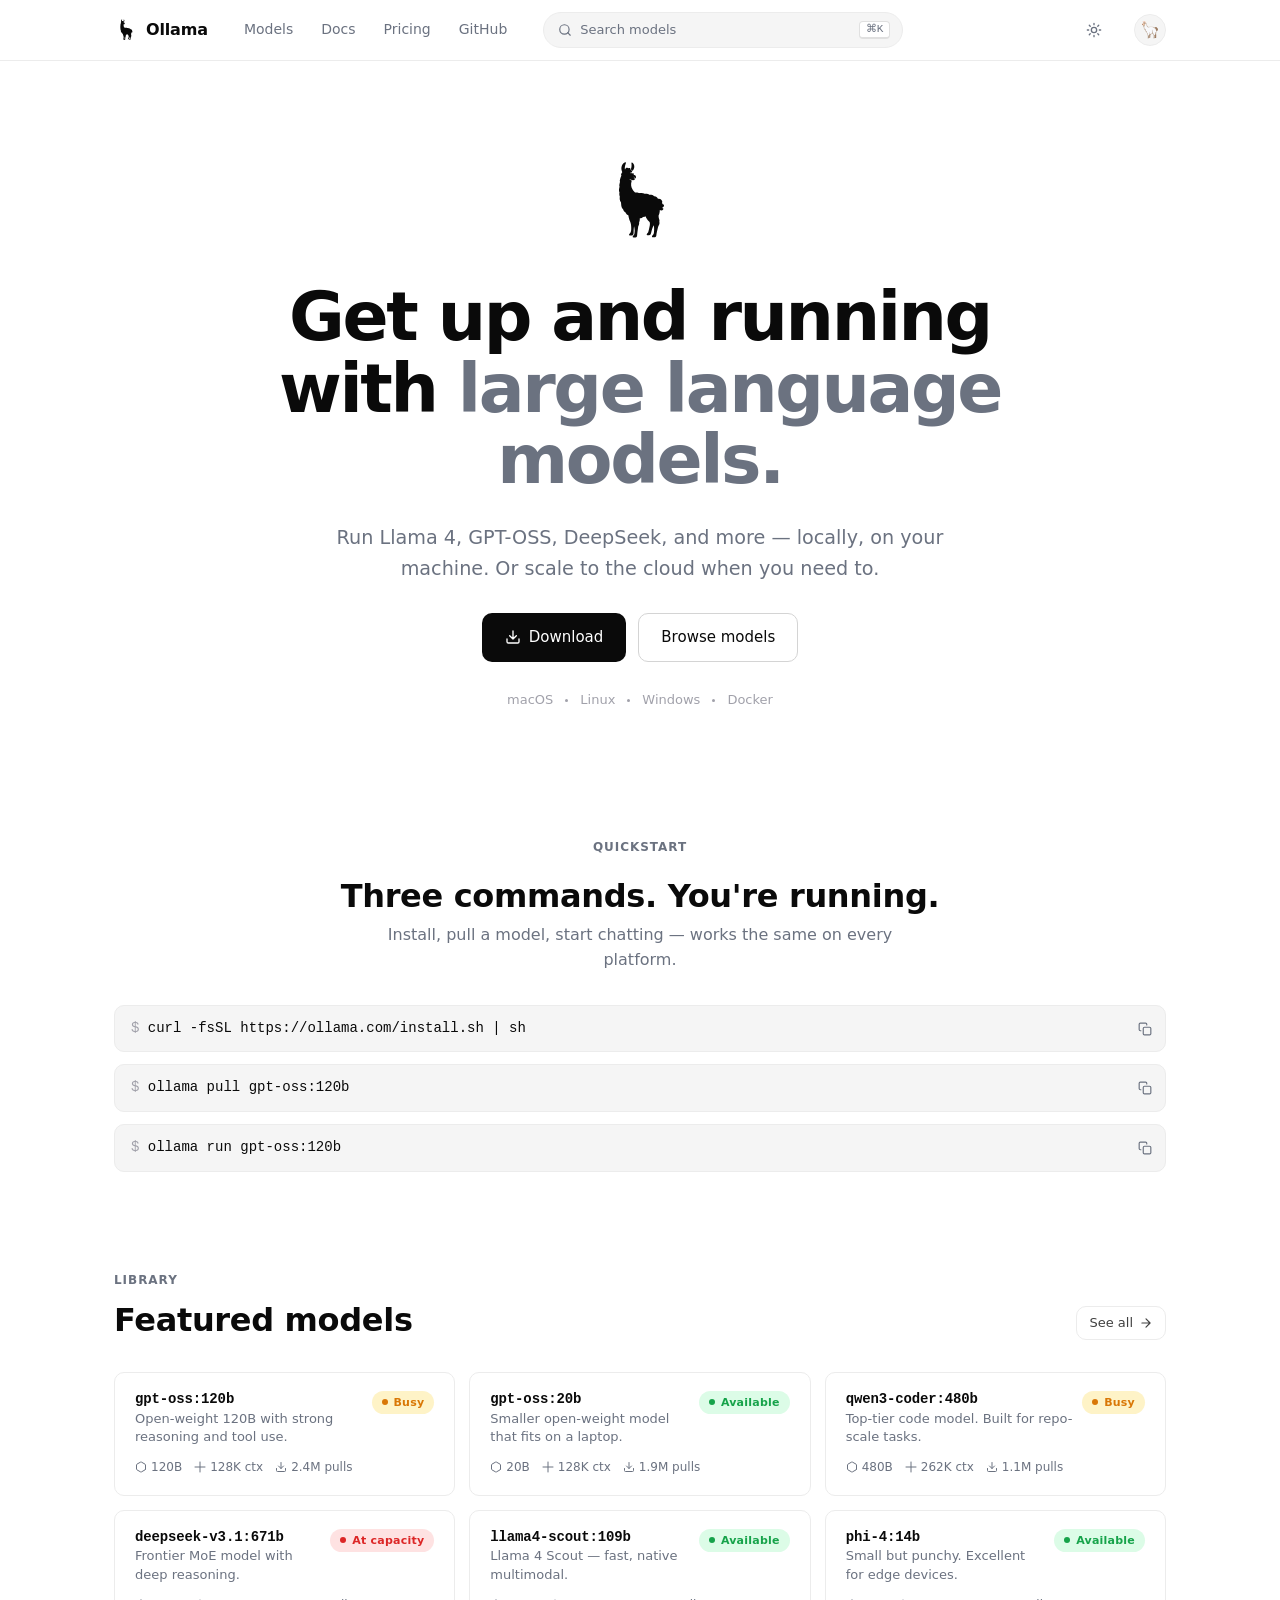
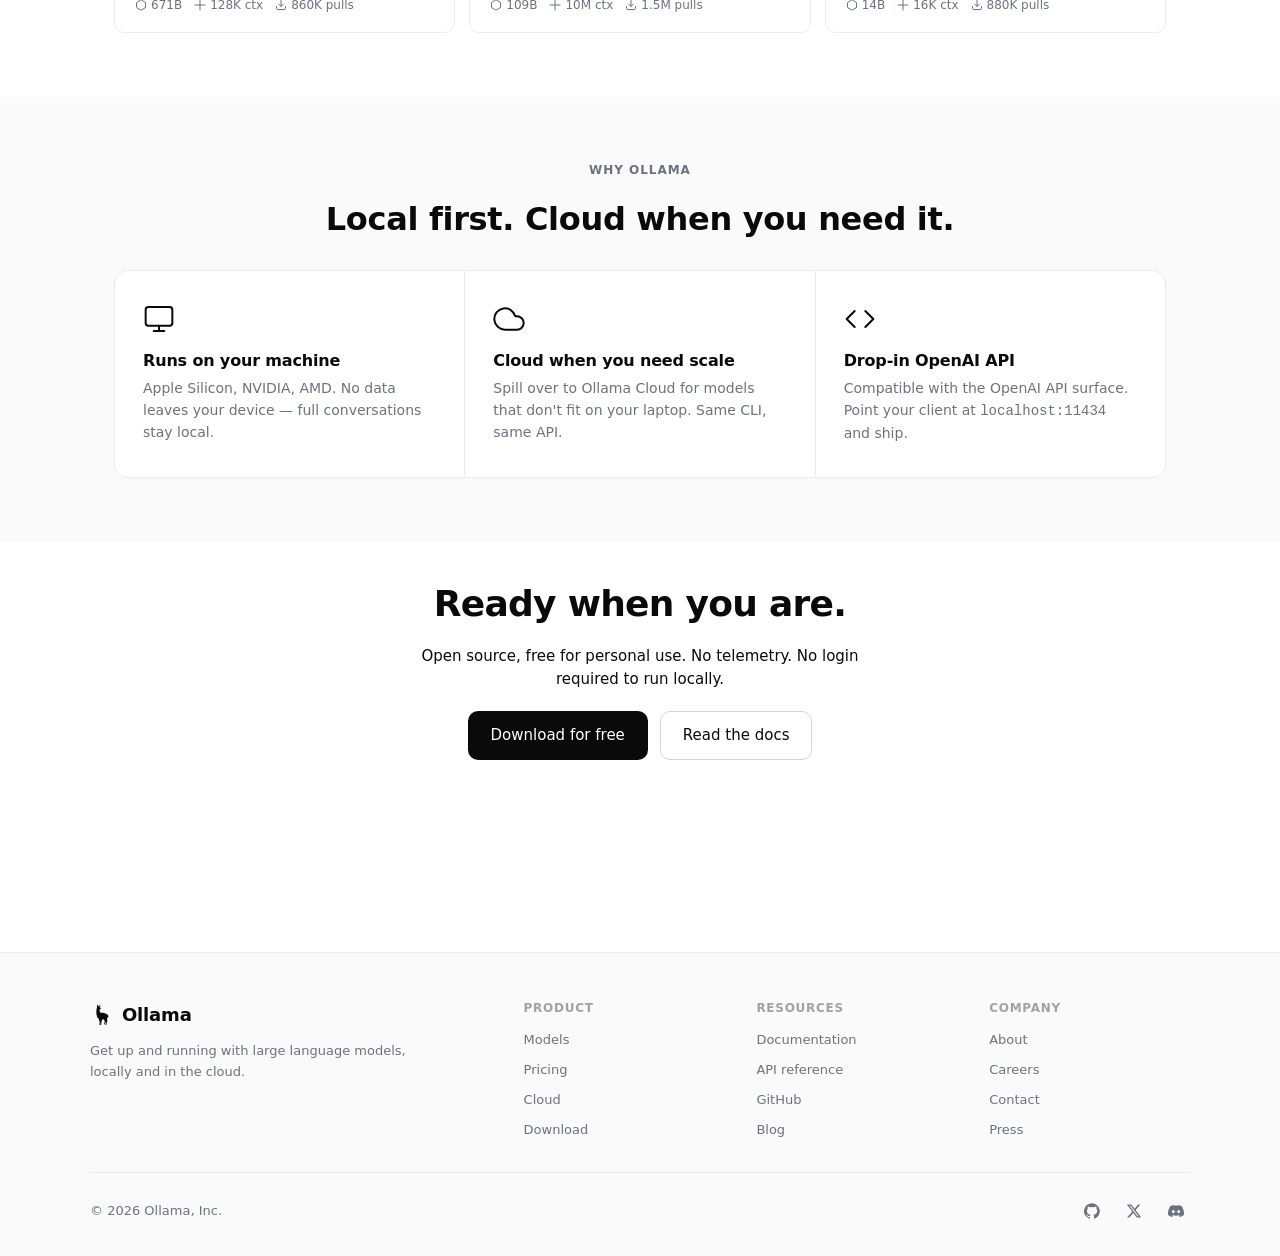
<file: index.html>
<!DOCTYPE html>
<html lang="en">
<head>
  <meta charset="UTF-8" />
  <meta name="viewport" content="width=device-width, initial-scale=1.0" />
  <title>Ollama · Get up and running with large language models</title>
  <meta name="description" content="Run large language models locally. Available for macOS, Linux, and Windows." />
  <meta name="theme-color" content="#ffffff" media="(prefers-color-scheme: light)" />
  <meta name="theme-color" content="#0a0a0a" media="(prefers-color-scheme: dark)" />
  <link rel="icon" type="image/svg+xml" href="logo.svg" />
  <link rel="stylesheet" href="styles.css" />
  <script>
    (() => { const t = localStorage.getItem("theme"); if (t) document.documentElement.dataset.theme = t; })();
  </script>
</head>
<body data-page="home">
  <a class="skip-link" href="#main">Skip to content</a>

  <div data-shell="topbar"></div>

  <main id="main">
    <!-- HERO -->
    <section class="hero">
      <div class="hero-inner">
        <svg class="hero-mark" viewBox="0 0 100 100" aria-hidden="true"><use href="logo.svg#root"/></svg>
        <h1>Get up and running with <span class="accent">large language models.</span></h1>
        <p class="lead">
          Run Llama 4, GPT-OSS, DeepSeek, and more — locally, on your machine.
          Or scale to the cloud when you need to.
        </p>
        <div class="hero-cta">
          <a class="btn btn-lg" href="#download">
            <svg viewBox="0 0 24 24" fill="none" stroke="currentColor" stroke-width="2" stroke-linecap="round" stroke-linejoin="round" aria-hidden="true">
              <path d="M21 15v4a2 2 0 0 1-2 2H5a2 2 0 0 1-2-2v-4M7 10l5 5 5-5M12 15V3"/>
            </svg>
            Download
          </a>
          <a class="btn btn-secondary btn-lg" href="library.html">Browse models</a>
        </div>
        <p class="hero-meta">
          <span>macOS</span><span class="dot"></span>
          <span>Linux</span><span class="dot"></span>
          <span>Windows</span><span class="dot"></span>
          <span>Docker</span>
        </p>
      </div>
    </section>

    <!-- INSTALL / QUICKSTART -->
    <section class="section" id="download">
      <div class="container section-narrow">
        <div class="section-head" style="text-align:center; align-items:center;">
          <span class="eyebrow">Quickstart</span>
          <h2>Three commands. You're running.</h2>
          <p class="lead">Install, pull a model, start chatting — works the same on every platform.</p>
        </div>
        <div style="display:flex; flex-direction:column; gap:12px;">
          <div class="code" data-copy="curl -fsSL https://ollama.com/install.sh | sh">
            <span class="code-text">curl -fsSL https://ollama.com/install.sh | sh</span>
            <button class="code-copy" aria-label="Copy install command">
              <svg viewBox="0 0 24 24" fill="none" stroke="currentColor" stroke-width="2" stroke-linecap="round" stroke-linejoin="round" aria-hidden="true"><rect x="9" y="9" width="13" height="13" rx="2"/><path d="M5 15H4a2 2 0 0 1-2-2V4a2 2 0 0 1 2-2h9a2 2 0 0 1 2 2v1"/></svg>
            </button>
          </div>
          <div class="code" data-copy="ollama pull gpt-oss:120b">
            <span class="code-text">ollama pull gpt-oss:120b</span>
            <button class="code-copy" aria-label="Copy pull command">
              <svg viewBox="0 0 24 24" fill="none" stroke="currentColor" stroke-width="2" stroke-linecap="round" stroke-linejoin="round" aria-hidden="true"><rect x="9" y="9" width="13" height="13" rx="2"/><path d="M5 15H4a2 2 0 0 1-2-2V4a2 2 0 0 1 2-2h9a2 2 0 0 1 2 2v1"/></svg>
            </button>
          </div>
          <div class="code" data-copy="ollama run gpt-oss:120b">
            <span class="code-text">ollama run gpt-oss:120b</span>
            <button class="code-copy" aria-label="Copy run command">
              <svg viewBox="0 0 24 24" fill="none" stroke="currentColor" stroke-width="2" stroke-linecap="round" stroke-linejoin="round" aria-hidden="true"><rect x="9" y="9" width="13" height="13" rx="2"/><path d="M5 15H4a2 2 0 0 1-2-2V4a2 2 0 0 1 2-2h9a2 2 0 0 1 2 2v1"/></svg>
            </button>
          </div>
        </div>
      </div>
    </section>

    <!-- FEATURED MODELS -->
    <section class="section" style="padding-top:32px;">
      <div class="container">
        <div class="section-head" style="display:flex; flex-direction:row; justify-content:space-between; align-items:flex-end; flex-wrap:wrap;">
          <div>
            <span class="eyebrow">Library</span>
            <h2>Featured models</h2>
          </div>
          <a class="btn btn-ghost btn-sm" href="library.html">
            See all
            <svg viewBox="0 0 24 24" fill="none" stroke="currentColor" stroke-width="2" stroke-linecap="round" stroke-linejoin="round" aria-hidden="true"><path d="M5 12h14M12 5l7 7-7 7"/></svg>
          </a>
        </div>
        <div class="model-grid" id="featuredModels"></div>
      </div>
    </section>

    <!-- WHY OLLAMA -->
    <section class="section" style="background:var(--bg-soft);">
      <div class="container">
        <div class="section-head" style="text-align:center; align-items:center;">
          <span class="eyebrow">Why Ollama</span>
          <h2>Local first. Cloud when you need it.</h2>
        </div>
        <div class="feature-grid">
          <div class="feature">
            <svg class="feature-icon" viewBox="0 0 24 24" fill="none" stroke="currentColor" stroke-width="1.5" stroke-linecap="round" stroke-linejoin="round" aria-hidden="true">
              <rect x="2" y="3" width="20" height="14" rx="2"/><line x1="8" y1="21" x2="16" y2="21"/><line x1="12" y1="17" x2="12" y2="21"/>
            </svg>
            <h3>Runs on your machine</h3>
            <p>Apple Silicon, NVIDIA, AMD. No data leaves your device — full conversations stay local.</p>
          </div>
          <div class="feature">
            <svg class="feature-icon" viewBox="0 0 24 24" fill="none" stroke="currentColor" stroke-width="1.5" stroke-linecap="round" stroke-linejoin="round" aria-hidden="true">
              <path d="M18 10h-1.26A8 8 0 1 0 9 20h9a5 5 0 0 0 0-10z"/>
            </svg>
            <h3>Cloud when you need scale</h3>
            <p>Spill over to Ollama Cloud for models that don't fit on your laptop. Same CLI, same API.</p>
          </div>
          <div class="feature">
            <svg class="feature-icon" viewBox="0 0 24 24" fill="none" stroke="currentColor" stroke-width="1.5" stroke-linecap="round" stroke-linejoin="round" aria-hidden="true">
              <polyline points="16 18 22 12 16 6"/><polyline points="8 6 2 12 8 18"/>
            </svg>
            <h3>Drop-in OpenAI API</h3>
            <p>Compatible with the OpenAI API surface. Point your client at <span class="mono">localhost:11434</span> and ship.</p>
          </div>
        </div>
      </div>
    </section>

    <!-- CTA -->
    <section class="section" style="padding-top:40px; padding-bottom:96px;">
      <div class="container section-narrow" style="text-align:center; display:flex; flex-direction:column; gap:20px; align-items:center;">
        <h2 style="font-size:36px; letter-spacing:-0.02em;">Ready when you are.</h2>
        <p class="lead" style="max-width:48ch;">Open source, free for personal use. No telemetry. No login required to run locally.</p>
        <div style="display:flex; gap:12px; flex-wrap:wrap; justify-content:center;">
          <a class="btn btn-lg" href="#download">Download for free</a>
          <a class="btn btn-secondary btn-lg" href="docs.html">Read the docs</a>
        </div>
      </div>
    </section>
  </main>

  <div data-shell="footer"></div>
  <div data-shell="palette"></div>

  <script src="app.js" defer></script>
</body>
</html>
</file>
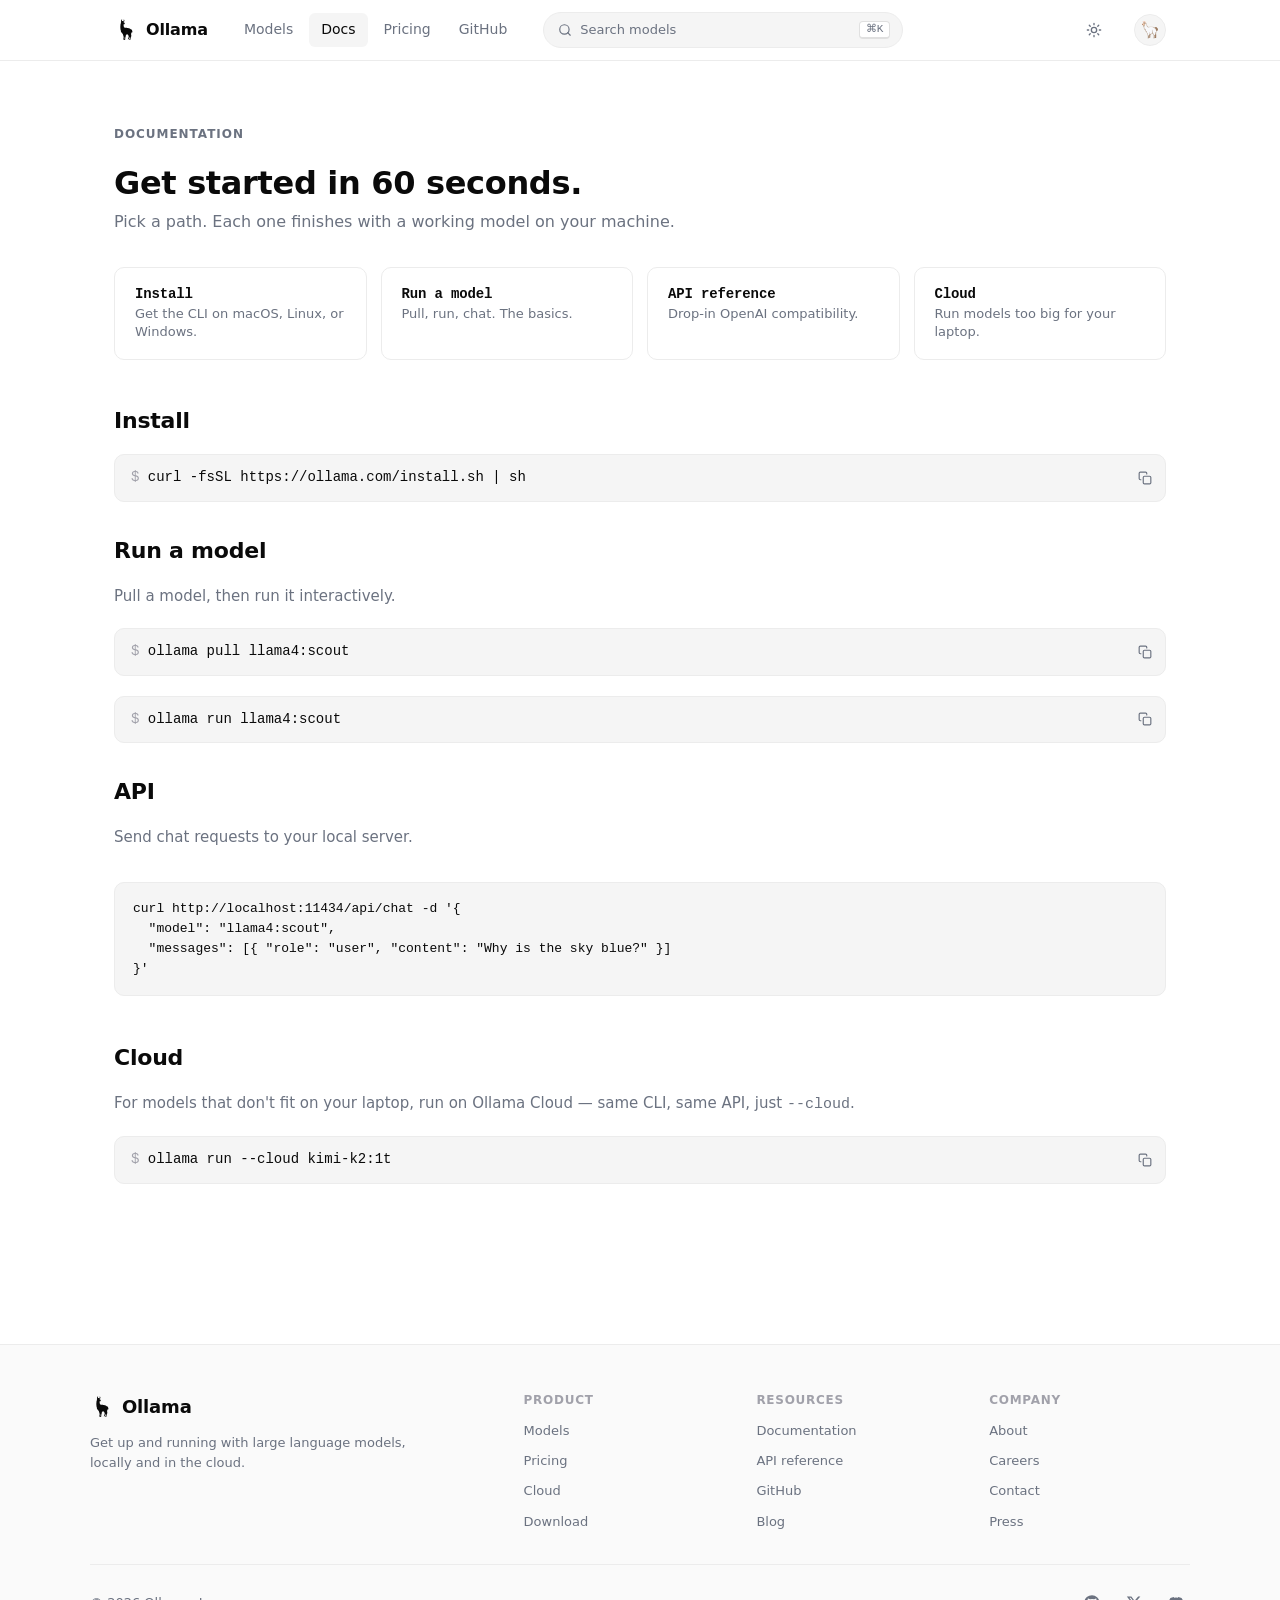
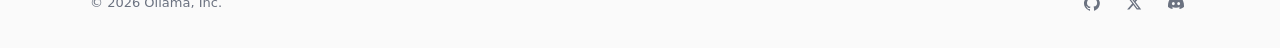
<file: docs.html>
<!DOCTYPE html>
<html lang="en">
<head>
  <meta charset="UTF-8" />
  <meta name="viewport" content="width=device-width, initial-scale=1.0" />
  <title>Docs · Ollama</title>
  <link rel="icon" type="image/svg+xml" href="logo.svg" />
  <link rel="stylesheet" href="styles.css" />
  <script>(() => { const t = localStorage.getItem("theme"); if (t) document.documentElement.dataset.theme = t; })();</script>
</head>
<body data-page="docs">
  <a class="skip-link" href="#main">Skip to content</a>
  <div data-shell="topbar"></div>

  <main id="main">
    <section class="section">
      <div class="container section-narrow">
        <div class="section-head">
          <span class="eyebrow">Documentation</span>
          <h2>Get started in 60 seconds.</h2>
          <p class="lead">Pick a path. Each one finishes with a working model on your machine.</p>
        </div>

        <div style="display:grid; grid-template-columns:repeat(auto-fit, minmax(220px, 1fr)); gap:14px; margin-bottom:48px;">
          <a class="model-card" href="#install"><div class="model-name-wrap"><h3 class="model-name">Install</h3><p class="model-tagline">Get the CLI on macOS, Linux, or Windows.</p></div></a>
          <a class="model-card" href="#run"><div class="model-name-wrap"><h3 class="model-name">Run a model</h3><p class="model-tagline">Pull, run, chat. The basics.</p></div></a>
          <a class="model-card" href="#api"><div class="model-name-wrap"><h3 class="model-name">API reference</h3><p class="model-tagline">Drop-in OpenAI compatibility.</p></div></a>
          <a class="model-card" href="#cloud"><div class="model-name-wrap"><h3 class="model-name">Cloud</h3><p class="model-tagline">Run models too big for your laptop.</p></div></a>
        </div>

        <article style="display:flex; flex-direction:column; gap:20px;">
          <h3 id="install" style="font-size:22px;">Install</h3>
          <div class="code" data-copy="curl -fsSL https://ollama.com/install.sh | sh">
            <span class="code-text">curl -fsSL https://ollama.com/install.sh | sh</span>
            <button class="code-copy" aria-label="Copy"><svg viewBox="0 0 24 24" fill="none" stroke="currentColor" stroke-width="2" stroke-linecap="round" stroke-linejoin="round" aria-hidden="true"><rect x="9" y="9" width="13" height="13" rx="2"/><path d="M5 15H4a2 2 0 0 1-2-2V4a2 2 0 0 1 2-2h9a2 2 0 0 1 2 2v1"/></svg></button>
          </div>

          <h3 id="run" style="font-size:22px; margin-top:16px;">Run a model</h3>
          <p class="muted">Pull a model, then run it interactively.</p>
          <div class="code" data-copy="ollama pull llama4:scout">
            <span class="code-text">ollama pull llama4:scout</span>
            <button class="code-copy" aria-label="Copy"><svg viewBox="0 0 24 24" fill="none" stroke="currentColor" stroke-width="2" stroke-linecap="round" stroke-linejoin="round" aria-hidden="true"><rect x="9" y="9" width="13" height="13" rx="2"/><path d="M5 15H4a2 2 0 0 1-2-2V4a2 2 0 0 1 2-2h9a2 2 0 0 1 2 2v1"/></svg></button>
          </div>
          <div class="code" data-copy="ollama run llama4:scout">
            <span class="code-text">ollama run llama4:scout</span>
            <button class="code-copy" aria-label="Copy"><svg viewBox="0 0 24 24" fill="none" stroke="currentColor" stroke-width="2" stroke-linecap="round" stroke-linejoin="round" aria-hidden="true"><rect x="9" y="9" width="13" height="13" rx="2"/><path d="M5 15H4a2 2 0 0 1-2-2V4a2 2 0 0 1 2-2h9a2 2 0 0 1 2 2v1"/></svg></button>
          </div>

          <h3 id="api" style="font-size:22px; margin-top:16px;">API</h3>
          <p class="muted">Send chat requests to your local server.</p>
          <pre class="code-block">curl http://localhost:11434/api/chat -d '{
  "model": "llama4:scout",
  "messages": [{ "role": "user", "content": "Why is the sky blue?" }]
}'<button class="code-copy" aria-label="Copy"><svg viewBox="0 0 24 24" fill="none" stroke="currentColor" stroke-width="2" stroke-linecap="round" stroke-linejoin="round" aria-hidden="true"><rect x="9" y="9" width="13" height="13" rx="2"/><path d="M5 15H4a2 2 0 0 1-2-2V4a2 2 0 0 1 2-2h9a2 2 0 0 1 2 2v1"/></svg></button></pre>

          <h3 id="cloud" style="font-size:22px; margin-top:16px;">Cloud</h3>
          <p class="muted">For models that don't fit on your laptop, run on Ollama Cloud — same CLI, same API, just <span class="mono">--cloud</span>.</p>
          <div class="code" data-copy="ollama run --cloud kimi-k2:1t">
            <span class="code-text">ollama run --cloud kimi-k2:1t</span>
            <button class="code-copy" aria-label="Copy"><svg viewBox="0 0 24 24" fill="none" stroke="currentColor" stroke-width="2" stroke-linecap="round" stroke-linejoin="round" aria-hidden="true"><rect x="9" y="9" width="13" height="13" rx="2"/><path d="M5 15H4a2 2 0 0 1-2-2V4a2 2 0 0 1 2-2h9a2 2 0 0 1 2 2v1"/></svg></button>
          </div>
        </article>
      </div>
    </section>
  </main>

  <div data-shell="footer"></div>
  <div data-shell="palette"></div>
  <script src="app.js" defer></script>
</body>
</html>
</file>
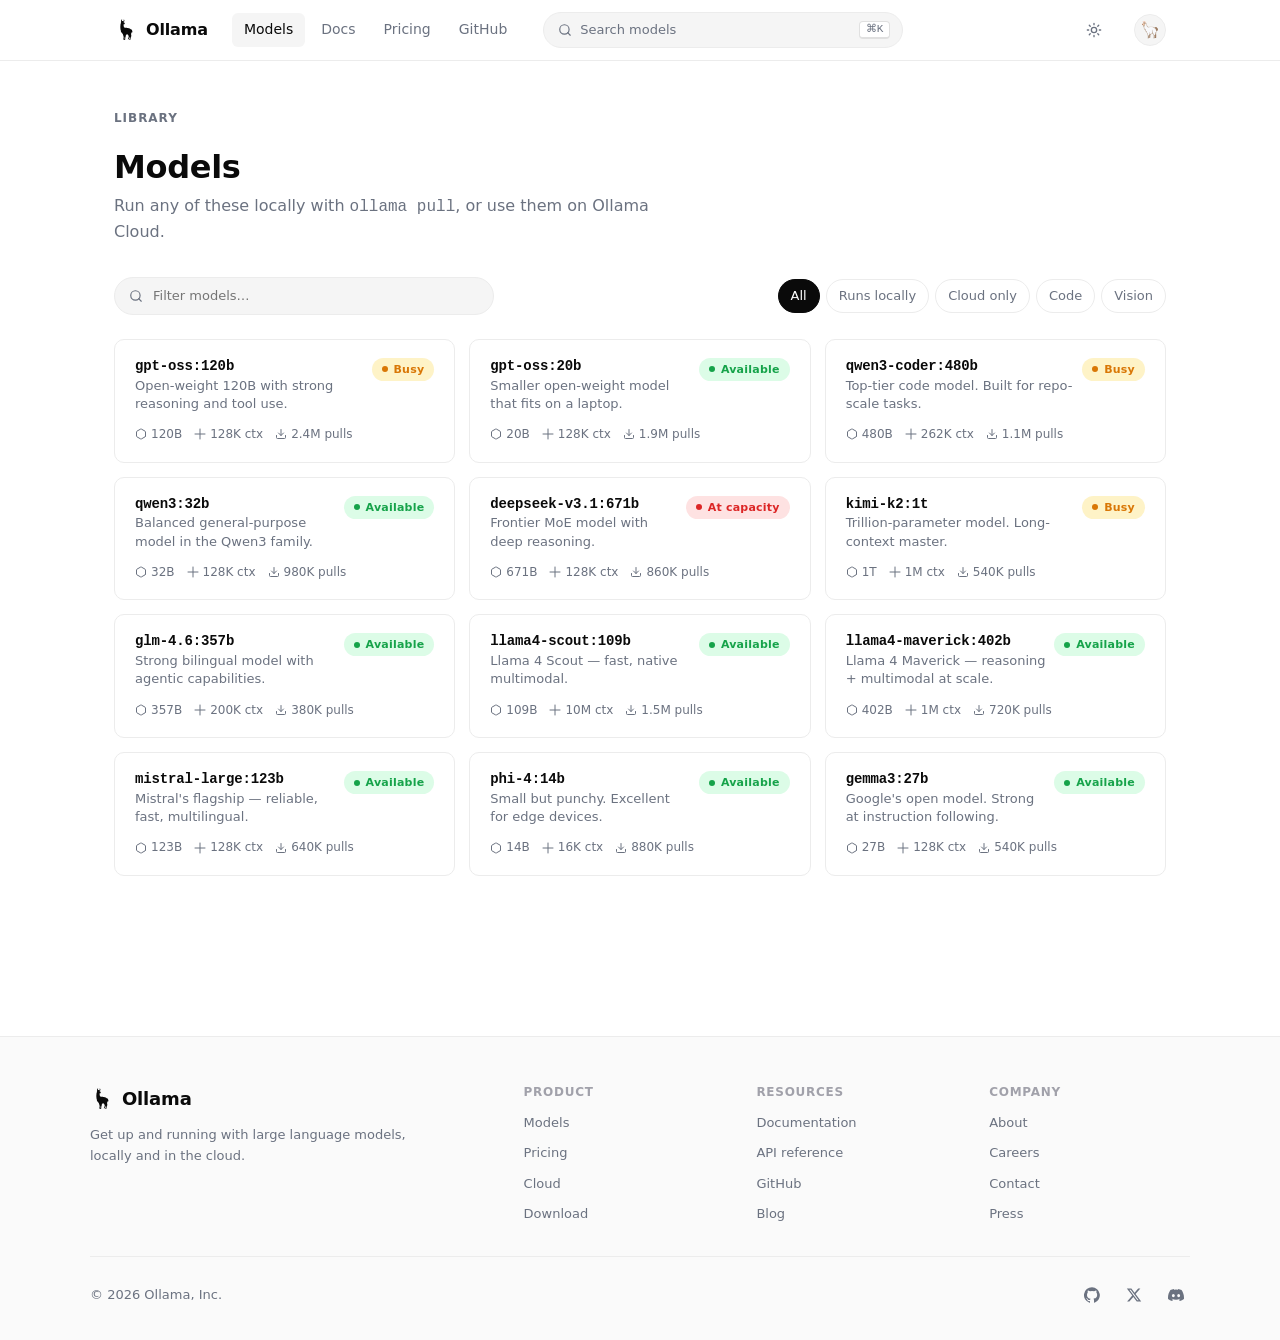
<file: library.html>
<!DOCTYPE html>
<html lang="en">
<head>
  <meta charset="UTF-8" />
  <meta name="viewport" content="width=device-width, initial-scale=1.0" />
  <title>Models · Ollama</title>
  <meta name="description" content="Browse all models available on Ollama — from small local models to massive cloud-hosted ones." />
  <link rel="icon" type="image/svg+xml" href="logo.svg" />
  <link rel="stylesheet" href="styles.css" />
  <script>(() => { const t = localStorage.getItem("theme"); if (t) document.documentElement.dataset.theme = t; })();</script>
</head>
<body data-page="library">
  <a class="skip-link" href="#main">Skip to content</a>
  <div data-shell="topbar"></div>

  <main id="main">
    <section class="section" style="padding-top:48px;">
      <div class="container">
        <div class="section-head">
          <span class="eyebrow">Library</span>
          <h2>Models</h2>
          <p class="lead">Run any of these locally with <span class="mono">ollama pull</span>, or use them on Ollama Cloud.</p>
        </div>

        <div style="display:flex; flex-wrap:wrap; gap:12px; align-items:center; justify-content:space-between; margin-bottom:24px;">
          <div style="display:flex; gap:8px; align-items:center; flex:1; min-width:240px; max-width:380px;">
            <div class="search-trigger" style="cursor:text; max-width:none; padding-right:14px;">
              <svg viewBox="0 0 24 24" fill="none" stroke="currentColor" stroke-width="2" stroke-linecap="round" aria-hidden="true">
                <circle cx="11" cy="11" r="8"/><path d="m21 21-4.35-4.35"/>
              </svg>
              <input id="libSearch" type="search" placeholder="Filter models…" aria-label="Filter models" style="flex:1; border:0; outline:0; background:transparent; color:var(--text); font-size:13px;" />
            </div>
          </div>
          <div class="chips" id="libFilters">
            <button class="chip active" data-filter="all">All</button>
            <button class="chip" data-filter="local">Runs locally</button>
            <button class="chip" data-filter="cloud">Cloud only</button>
            <button class="chip" data-filter="code">Code</button>
            <button class="chip" data-filter="vision">Vision</button>
          </div>
        </div>

        <div class="model-grid" id="libraryGrid"></div>
        <p class="muted" id="libEmpty" style="text-align:center; padding:48px; display:none;">No models match your filters.</p>
      </div>
    </section>
  </main>

  <div data-shell="footer"></div>
  <div data-shell="palette"></div>
  <script src="app.js" defer></script>
</body>
</html>
</file>
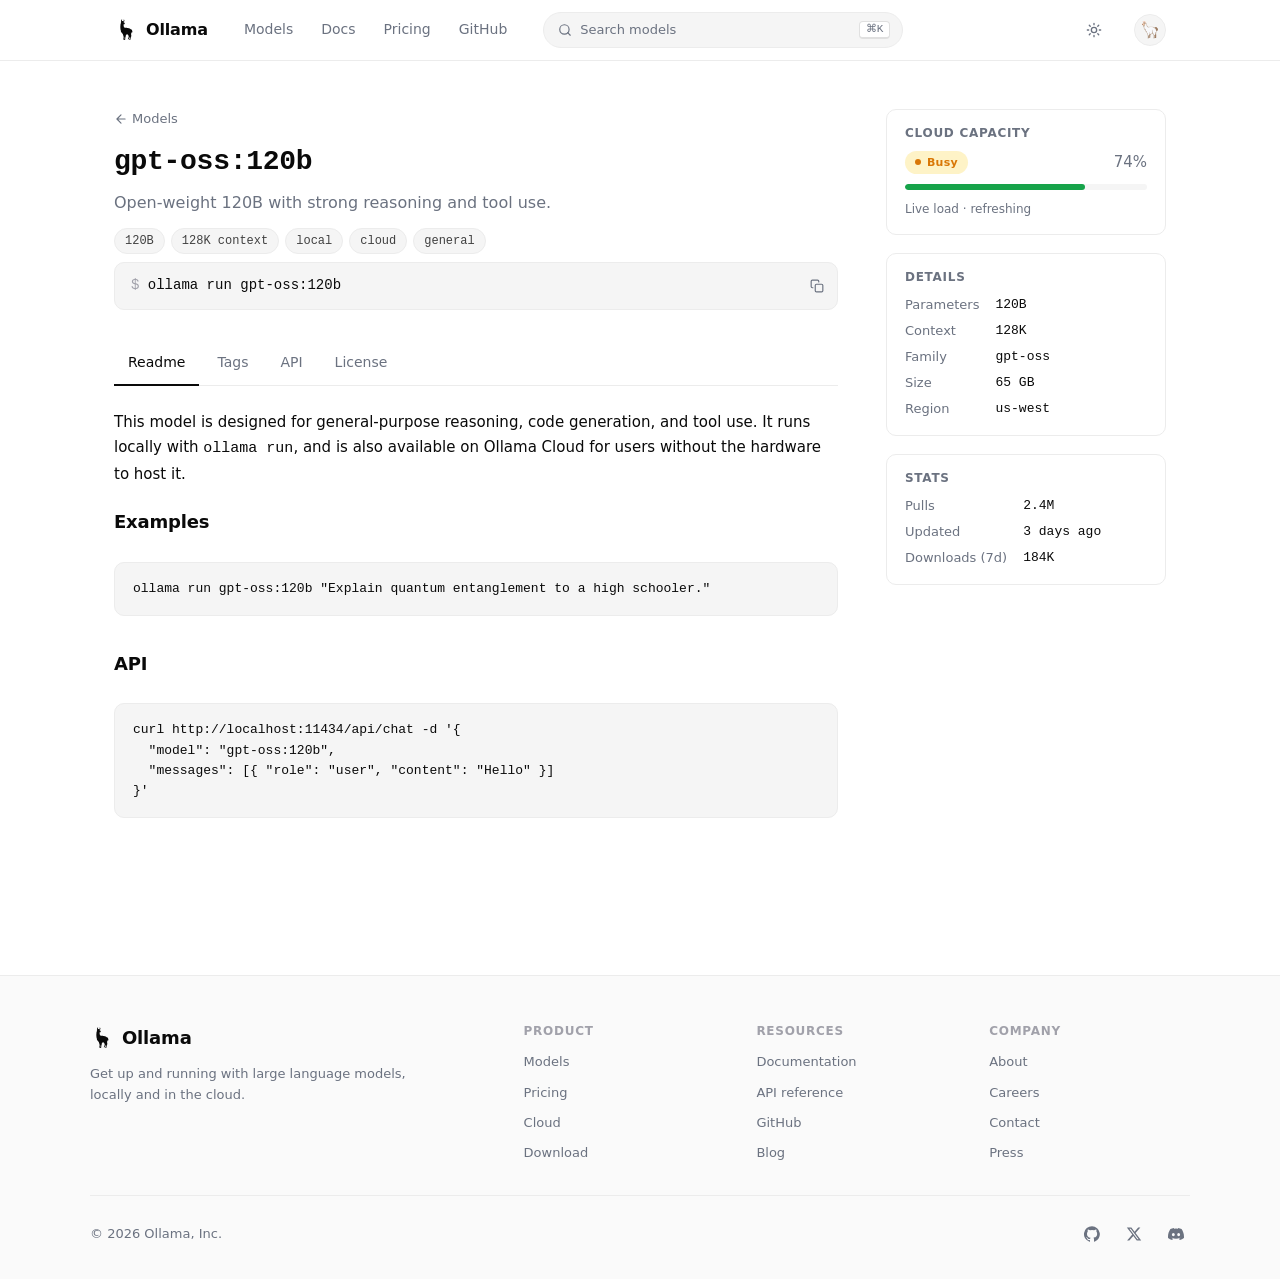
<file: model.html>
<!DOCTYPE html>
<html lang="en">
<head>
  <meta charset="UTF-8" />
  <meta name="viewport" content="width=device-width, initial-scale=1.0" />
  <title>Model · Ollama</title>
  <meta name="description" content="Model details and tags." />
  <link rel="icon" type="image/svg+xml" href="logo.svg" />
  <link rel="stylesheet" href="styles.css" />
  <script>(() => { const t = localStorage.getItem("theme"); if (t) document.documentElement.dataset.theme = t; })();</script>
</head>
<body data-page="model">
  <a class="skip-link" href="#main">Skip to content</a>
  <div data-shell="topbar"></div>

  <main id="main" class="model-detail">
    <div>
      <a class="muted" href="library.html" style="font-size:13px; display:inline-flex; gap:4px; align-items:center; margin-bottom:16px;">
        <svg width="14" height="14" viewBox="0 0 24 24" fill="none" stroke="currentColor" stroke-width="2" stroke-linecap="round" stroke-linejoin="round" aria-hidden="true"><path d="M19 12H5M12 19l-7-7 7-7"/></svg>
        Models
      </a>
      <header class="model-detail-head">
        <h1 id="mdName">gpt-oss:120b</h1>
        <p class="lead" id="mdTagline">An open-weight 120B parameter model with strong reasoning and tool-use abilities.</p>
        <div class="tag-row" id="mdTags"></div>
      </header>

      <div class="code" data-copy="ollama run gpt-oss:120b" id="mdRunCode" style="margin-top:8px;">
        <span class="code-text" id="mdRunText">ollama run gpt-oss:120b</span>
        <button class="code-copy" aria-label="Copy command">
          <svg viewBox="0 0 24 24" fill="none" stroke="currentColor" stroke-width="2" stroke-linecap="round" stroke-linejoin="round" aria-hidden="true"><rect x="9" y="9" width="13" height="13" rx="2"/><path d="M5 15H4a2 2 0 0 1-2-2V4a2 2 0 0 1 2-2h9a2 2 0 0 1 2 2v1"/></svg>
        </button>
      </div>

      <nav class="model-tabs" role="tablist" aria-label="Model sections">
        <button class="active" role="tab" data-tab="readme" aria-selected="true">Readme</button>
        <button role="tab" data-tab="tags" aria-selected="false">Tags</button>
        <button role="tab" data-tab="api" aria-selected="false">API</button>
        <button role="tab" data-tab="license" aria-selected="false">License</button>
      </nav>

      <section data-tab-panel="readme">
        <div style="display:flex; flex-direction:column; gap:16px; font-size:15px; line-height:1.7;" id="mdReadme">
          <p>This model is designed for general-purpose reasoning, code generation, and tool use. It runs locally with <span class="mono">ollama run</span>, and is also available on Ollama Cloud for users without the hardware to host it.</p>
          <h3 style="font-size:18px; margin-top:8px;">Examples</h3>
          <pre class="code-block">ollama run gpt-oss:120b "Explain quantum entanglement to a high schooler."<button class="code-copy" aria-label="Copy"><svg viewBox="0 0 24 24" fill="none" stroke="currentColor" stroke-width="2" stroke-linecap="round" stroke-linejoin="round" aria-hidden="true"><rect x="9" y="9" width="13" height="13" rx="2"/><path d="M5 15H4a2 2 0 0 1-2-2V4a2 2 0 0 1 2-2h9a2 2 0 0 1 2 2v1"/></svg></button></pre>
          <h3 style="font-size:18px; margin-top:8px;">API</h3>
          <pre class="code-block">curl http://localhost:11434/api/chat -d '{
  "model": "gpt-oss:120b",
  "messages": [{ "role": "user", "content": "Hello" }]
}'<button class="code-copy" aria-label="Copy"><svg viewBox="0 0 24 24" fill="none" stroke="currentColor" stroke-width="2" stroke-linecap="round" stroke-linejoin="round" aria-hidden="true"><rect x="9" y="9" width="13" height="13" rx="2"/><path d="M5 15H4a2 2 0 0 1-2-2V4a2 2 0 0 1 2-2h9a2 2 0 0 1 2 2v1"/></svg></button></pre>
        </div>
      </section>

      <section data-tab-panel="tags" hidden>
        <table class="tag-table">
          <thead>
            <tr><th>Tag</th><th>Size</th><th>Quantization</th><th>Updated</th></tr>
          </thead>
          <tbody id="mdTagRows"></tbody>
        </table>
      </section>

      <section data-tab-panel="api" hidden>
        <p class="muted" style="margin-bottom:12px;">Send a request to your local Ollama server.</p>
        <pre class="code-block">curl http://localhost:11434/api/generate -d '{
  "model": "gpt-oss:120b",
  "prompt": "Why is the sky blue?",
  "stream": false
}'<button class="code-copy" aria-label="Copy"><svg viewBox="0 0 24 24" fill="none" stroke="currentColor" stroke-width="2" stroke-linecap="round" stroke-linejoin="round" aria-hidden="true"><rect x="9" y="9" width="13" height="13" rx="2"/><path d="M5 15H4a2 2 0 0 1-2-2V4a2 2 0 0 1 2-2h9a2 2 0 0 1 2 2v1"/></svg></button></pre>
      </section>

      <section data-tab-panel="license" hidden>
        <p class="muted">Released under the Apache 2.0 license. See the model card for details.</p>
      </section>
    </div>

    <aside class="model-aside">
      <div class="aside-card">
        <h4>Cloud capacity</h4>
        <div id="mdCapacity" style="display:flex; flex-direction:column; gap:10px;">
          <div style="display:flex; align-items:center; justify-content:space-between;">
            <span class="status-badge"><span class="status-dot"></span><span class="status-label">Available</span></span>
            <span class="muted tabular" id="mdLoadPct">—</span>
          </div>
          <div class="bar"><div class="bar-fill" id="mdLoadBar" style="width:0%"></div></div>
          <p class="muted" style="font-size:12px;" id="mdLoadHint">Live load · refreshing</p>
        </div>
      </div>

      <div class="aside-card">
        <h4>Details</h4>
        <dl id="mdDetails">
          <dt>Parameters</dt><dd>120B</dd>
          <dt>Context</dt><dd>128K</dd>
          <dt>Family</dt><dd>gpt-oss</dd>
          <dt>License</dt><dd>Apache 2.0</dd>
          <dt>Size</dt><dd>65 GB</dd>
        </dl>
      </div>

      <div class="aside-card">
        <h4>Stats</h4>
        <dl>
          <dt>Pulls</dt><dd>2.4M</dd>
          <dt>Updated</dt><dd>3 days ago</dd>
          <dt>Downloads (7d)</dt><dd>184K</dd>
        </dl>
      </div>
    </aside>
  </main>

  <div data-shell="footer"></div>
  <div data-shell="palette"></div>
  <script src="app.js" defer></script>
</body>
</html>
</file>
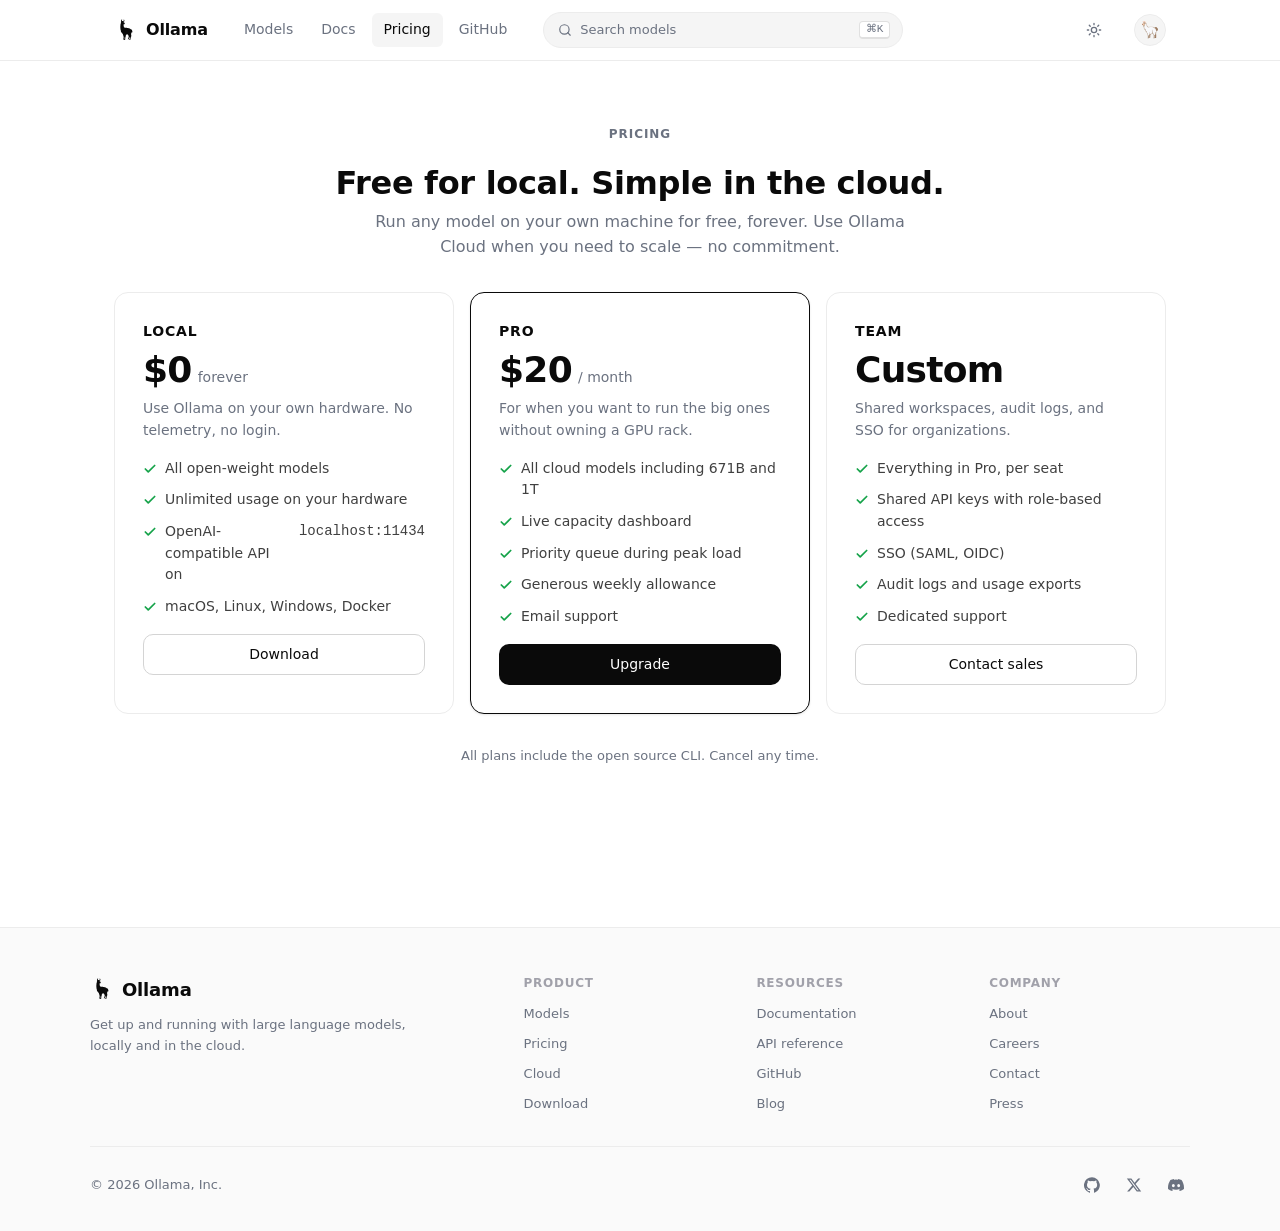
<file: pricing.html>
<!DOCTYPE html>
<html lang="en">
<head>
  <meta charset="UTF-8" />
  <meta name="viewport" content="width=device-width, initial-scale=1.0" />
  <title>Pricing · Ollama</title>
  <meta name="description" content="Free for local. Pay-as-you-go for cloud." />
  <link rel="icon" type="image/svg+xml" href="logo.svg" />
  <link rel="stylesheet" href="styles.css" />
  <script>(() => { const t = localStorage.getItem("theme"); if (t) document.documentElement.dataset.theme = t; })();</script>
</head>
<body data-page="pricing">
  <a class="skip-link" href="#main">Skip to content</a>
  <div data-shell="topbar"></div>

  <main id="main">
    <section class="section">
      <div class="container">
        <div class="section-head" style="text-align:center; align-items:center;">
          <span class="eyebrow">Pricing</span>
          <h2>Free for local. Simple in the cloud.</h2>
          <p class="lead">Run any model on your own machine for free, forever. Use Ollama Cloud when you need to scale — no commitment.</p>
        </div>

        <div class="price-grid">
          <article class="price-card">
            <div>
              <div class="price-name">Local</div>
              <div class="price-amount"><span class="num">$0</span><span class="per">forever</span></div>
              <p class="price-tagline muted">Use Ollama on your own hardware. No telemetry, no login.</p>
            </div>
            <ul class="price-features">
              <li>All open-weight models</li>
              <li>Unlimited usage on your hardware</li>
              <li>OpenAI-compatible API on <span class="mono">localhost:11434</span></li>
              <li>macOS, Linux, Windows, Docker</li>
            </ul>
            <a class="btn btn-secondary" href="index.html#download">Download</a>
          </article>

          <article class="price-card featured">
            <div>
              <div class="price-name">Pro</div>
              <div class="price-amount"><span class="num">$20</span><span class="per">/ month</span></div>
              <p class="price-tagline muted">For when you want to run the big ones without owning a GPU rack.</p>
            </div>
            <ul class="price-features">
              <li>All cloud models including 671B and 1T</li>
              <li>Live capacity dashboard</li>
              <li>Priority queue during peak load</li>
              <li>Generous weekly allowance</li>
              <li>Email support</li>
            </ul>
            <a class="btn" href="settings.html">Upgrade</a>
          </article>

          <article class="price-card">
            <div>
              <div class="price-name">Team</div>
              <div class="price-amount"><span class="num">Custom</span></div>
              <p class="price-tagline muted">Shared workspaces, audit logs, and SSO for organizations.</p>
            </div>
            <ul class="price-features">
              <li>Everything in Pro, per seat</li>
              <li>Shared API keys with role-based access</li>
              <li>SSO (SAML, OIDC)</li>
              <li>Audit logs and usage exports</li>
              <li>Dedicated support</li>
            </ul>
            <a class="btn btn-secondary" href="#">Contact sales</a>
          </article>
        </div>

        <p class="muted" style="text-align:center; margin-top:32px; font-size:13px;">
          All plans include the open source CLI. Cancel any time.
        </p>
      </div>
    </section>
  </main>

  <div data-shell="footer"></div>
  <div data-shell="palette"></div>
  <script src="app.js" defer></script>
</body>
</html>
</file>
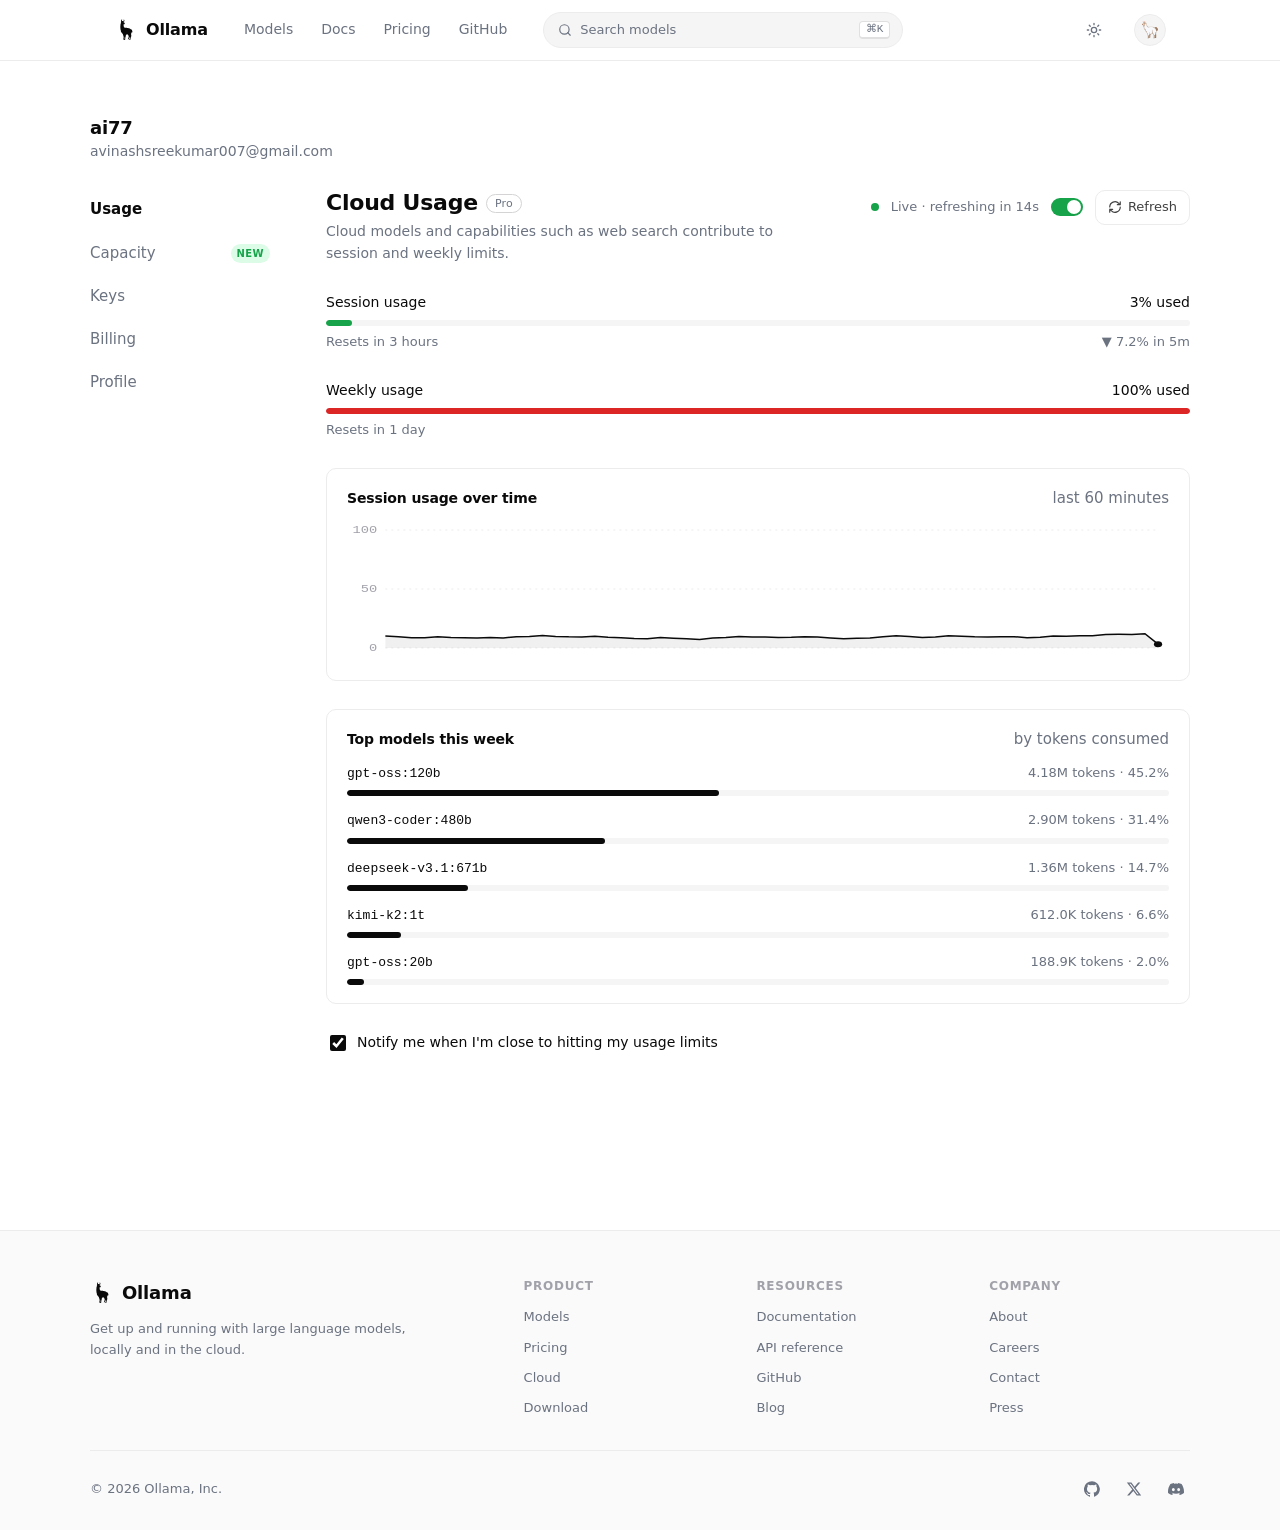
<file: settings.html>
<!DOCTYPE html>
<html lang="en">
<head>
  <meta charset="UTF-8" />
  <meta name="viewport" content="width=device-width, initial-scale=1.0" />
  <title>Settings · Ollama</title>
  <meta name="description" content="Live usage and cloud model capacity for your Ollama account." />
  <link rel="icon" type="image/svg+xml" href="logo.svg" />
  <link rel="stylesheet" href="styles.css" />
  <script>(() => { const t = localStorage.getItem("theme"); if (t) document.documentElement.dataset.theme = t; })();</script>
</head>
<body data-page="settings">
  <a class="skip-link" href="#main">Skip to content</a>
  <div data-shell="topbar"></div>

  <main id="main" class="settings-page">
    <div class="settings-inner">
      <header class="account-head">
        <h1 class="account-name">ai77</h1>
        <p class="account-email">avinashsreekumar007@gmail.com</p>
      </header>

      <div class="settings-layout">
        <nav class="settings-sidebar" aria-label="Settings sections">
          <a href="#usage" data-route="usage" class="active">Usage</a>
          <a href="#capacity" data-route="capacity">
            Capacity
            <span class="sidebar-pill">New</span>
          </a>
          <a href="#keys" data-route="keys">Keys</a>
          <a href="#billing" data-route="billing">Billing</a>
          <a href="#profile" data-route="profile">Profile</a>
        </nav>

        <section class="settings-content" aria-live="polite">
          <!-- USAGE VIEW -->
          <article class="view" data-view="usage">
            <header class="view-header">
              <div>
                <h2 class="view-title">Cloud Usage <span class="badge">Pro</span></h2>
                <p class="view-sub">Cloud models and capabilities such as web search contribute to session and weekly limits.</p>
              </div>
              <div class="live-controls">
                <span class="live-dot" id="liveDot" aria-hidden="true"></span>
                <span class="live-text">Live · refreshing in <span id="refreshCountdown">15</span>s</span>
                <label class="switch" title="Toggle auto-refresh">
                  <input type="checkbox" id="autoRefreshToggle" checked />
                  <span class="switch-slider" aria-hidden="true"></span>
                  <span class="sr-only">Auto-refresh</span>
                </label>
                <button id="refreshNow" class="btn btn-ghost btn-sm" type="button" aria-label="Refresh now">
                  <svg viewBox="0 0 24 24" fill="none" stroke="currentColor" stroke-width="2" stroke-linecap="round" stroke-linejoin="round" aria-hidden="true"><path d="M3 12a9 9 0 0 1 15.5-6.3L21 8M21 3v5h-5M21 12a9 9 0 0 1-15.5 6.3L3 16M3 21v-5h5"/></svg>
                  Refresh
                </button>
              </div>
            </header>

            <div class="meter">
              <div class="meter-row">
                <span class="meter-label">Session usage</span>
                <span class="meter-value"><span id="sessionPct">0</span>% used</span>
              </div>
              <div class="bar"><div class="bar-fill" id="sessionBar" style="width:0%"></div></div>
              <div class="meter-foot">
                <span>Resets in <span id="sessionReset">4 hours</span></span>
                <span class="muted" id="sessionDelta"></span>
              </div>
            </div>

            <div class="meter">
              <div class="meter-row">
                <span class="meter-label">Weekly usage</span>
                <span class="meter-value"><span id="weeklyPct">100</span>% used</span>
              </div>
              <div class="bar"><div class="bar-fill" id="weeklyBar" style="width:100%"></div></div>
              <div class="meter-foot">
                <span>Resets in <span id="weeklyReset">2 days</span></span>
                <span class="muted" id="weeklyDelta"></span>
              </div>
            </div>

            <section class="card">
              <header class="card-head">
                <h3>Session usage over time</h3>
                <span class="muted">last 60 minutes</span>
              </header>
              <svg id="sessionSpark" class="spark" viewBox="0 0 600 140" preserveAspectRatio="none" aria-label="Session usage sparkline"></svg>
            </section>

            <section class="card">
              <header class="card-head">
                <h3>Top models this week</h3>
                <span class="muted">by tokens consumed</span>
              </header>
              <ul class="model-breakdown" id="topModels"></ul>
            </section>

            <label class="checkrow">
              <input type="checkbox" checked />
              <span>Notify me when I'm close to hitting my usage limits</span>
            </label>
          </article>

          <!-- CAPACITY VIEW -->
          <article class="view" data-view="capacity" hidden>
            <header class="view-header">
              <div>
                <h2 class="view-title">Cloud Capacity <span class="badge badge-new">New</span></h2>
                <p class="view-sub">See live load on every cloud model. Pick a model that's serving fast right now.</p>
              </div>
              <div class="live-controls">
                <span class="live-dot" id="liveDot2" aria-hidden="true"></span>
                <span class="live-text">Live · refreshing in <span id="capCountdown">10</span>s</span>
                <label class="switch" title="Toggle auto-refresh">
                  <input type="checkbox" id="capAutoToggle" checked />
                  <span class="switch-slider" aria-hidden="true"></span>
                  <span class="sr-only">Auto-refresh</span>
                </label>
              </div>
            </header>

            <section class="status-banner" id="systemBanner" data-status="ok">
              <div class="status-banner-mark" aria-hidden="true"></div>
              <div class="status-banner-body">
                <strong id="systemHeadline">All systems operational</strong>
                <span class="muted" id="systemSub">Average wait under 1s across 12 models</span>
              </div>
              <dl class="status-stats">
                <div><dt>Available</dt><dd id="statAvail">—</dd></div>
                <div><dt>Busy</dt><dd id="statBusy">—</dd></div>
                <div><dt>At capacity</dt><dd id="statFull">—</dd></div>
              </dl>
            </section>

            <div class="filters">
              <div class="chips" role="tablist" aria-label="Filter by status">
                <button class="chip active" data-filter="all" role="tab" aria-selected="true">All</button>
                <button class="chip" data-filter="ok" role="tab" aria-selected="false">Available</button>
                <button class="chip" data-filter="busy" role="tab" aria-selected="false">Busy</button>
                <button class="chip" data-filter="full" role="tab" aria-selected="false">At capacity</button>
              </div>
              <div class="sort">
                <label for="sortSelect" class="muted">Sort by</label>
                <select id="sortSelect">
                  <option value="load">Lowest load</option>
                  <option value="latency">Lowest latency</option>
                  <option value="name">Name</option>
                  <option value="size">Model size</option>
                </select>
              </div>
            </div>

            <div class="model-grid" id="capacityGrid" aria-live="polite"></div>
          </article>

          <article class="view" data-view="keys" hidden>
            <header class="view-header"><div><h2 class="view-title">Keys</h2><p class="view-sub">Manage API keys.</p></div></header>
            <p class="muted">Coming soon.</p>
          </article>
          <article class="view" data-view="billing" hidden>
            <header class="view-header"><div><h2 class="view-title">Billing</h2><p class="view-sub">Plan, invoices, payment.</p></div></header>
            <p class="muted">Coming soon.</p>
          </article>
          <article class="view" data-view="profile" hidden>
            <header class="view-header"><div><h2 class="view-title">Profile</h2><p class="view-sub">Display name and preferences.</p></div></header>
            <p class="muted">Coming soon.</p>
          </article>
        </section>
      </div>
    </div>
  </main>

  <template id="capacityCardTpl">
    <article class="model-card-cap" tabindex="0">
      <header class="model-card-head">
        <div class="model-name-wrap">
          <h3 class="model-name"></h3>
          <span class="model-size muted"></span>
        </div>
        <span class="status-badge"><span class="status-dot"></span><span class="status-label"></span></span>
      </header>
      <div class="model-load">
        <div class="model-load-row"><span class="muted">Load</span><span class="load-pct"></span></div>
        <div class="bar"><div class="bar-fill load-bar"></div></div>
      </div>
      <dl class="model-stats">
        <div><dt>Latency</dt><dd class="model-latency"></dd></div>
        <div><dt>Queue</dt><dd class="model-queue"></dd></div>
        <div><dt>Region</dt><dd class="model-region"></dd></div>
      </dl>
      <svg class="spark spark-sm" viewBox="0 0 200 40" preserveAspectRatio="none" aria-hidden="true"></svg>
    </article>
  </template>

  <div data-shell="footer"></div>
  <div data-shell="palette"></div>
  <script src="app.js" defer></script>
</body>
</html>
</file>
<file: styles.css>
/* ============================================================
   Ollama — design system
   - Typography-first, generous whitespace, restrained color
   - System font stack for speed; native dark mode
   ============================================================ */

:root {
  /* color — light */
  --bg:           #ffffff;
  --bg-soft:      #fafafa;
  --bg-elev:      #ffffff;
  --surface:      #f5f5f5;
  --surface-2:    #efefef;
  --border:       #ececec;
  --border-mid:   #e0e0e0;
  --border-strong:#d4d4d4;
  --text:         #0a0a0a;
  --text-2:       #404040;
  --text-muted:   #6b7280;
  --text-faint:   #a1a1aa;
  --link:         #0a0a0a;
  --on-accent:    #ffffff;

  /* semantic */
  --ok:           #16a34a;
  --ok-soft:      #dcfce7;
  --warn:         #d97706;
  --warn-soft:    #fef3c7;
  --bad:          #dc2626;
  --bad-soft:     #fee2e2;

  /* radius */
  --r-xs: 4px;
  --r-sm: 6px;
  --r-md: 10px;
  --r-lg: 14px;
  --r-xl: 20px;
  --r-pill: 999px;

  /* shadow — very subtle */
  --sh-1: 0 1px 2px rgba(0, 0, 0, 0.04);
  --sh-2: 0 1px 3px rgba(0, 0, 0, 0.06), 0 1px 2px rgba(0, 0, 0, 0.04);
  --sh-3: 0 4px 12px rgba(0, 0, 0, 0.06), 0 2px 4px rgba(0, 0, 0, 0.04);
  --sh-4: 0 12px 32px rgba(0, 0, 0, 0.08), 0 4px 8px rgba(0, 0, 0, 0.04);

  /* motion */
  --ease: cubic-bezier(0.2, 0.8, 0.2, 1);
  --ease-out: cubic-bezier(0.16, 1, 0.3, 1);
  --t-fast: 120ms;
  --t-base: 200ms;
  --t-slow: 380ms;

  /* layout */
  --max-w: 1100px;
  --max-w-narrow: 820px;
  --pad-x: 24px;

  /* fonts */
  --font: -apple-system, BlinkMacSystemFont, "Inter", "SF Pro Text", "Segoe UI", system-ui, sans-serif;
  --font-display: -apple-system, BlinkMacSystemFont, "SF Pro Display", "Inter", system-ui, sans-serif;
  --font-mono: ui-monospace, "SF Mono", "JetBrains Mono", Menlo, Consolas, monospace;
}

[data-theme="dark"], :root[data-theme="dark"] {
  --bg:           #0a0a0a;
  --bg-soft:      #111111;
  --bg-elev:      #141414;
  --surface:      #1a1a1a;
  --surface-2:    #222222;
  --border:       #262626;
  --border-mid:   #2e2e2e;
  --border-strong:#3a3a3a;
  --text:         #f5f5f5;
  --text-2:       #d4d4d4;
  --text-muted:   #a1a1aa;
  --text-faint:   #71717a;
  --link:         #f5f5f5;
  --ok-soft:      #052e1a;
  --warn-soft:    #3a2a05;
  --bad-soft:     #3a0a0a;
  --sh-1: 0 1px 2px rgba(0,0,0,0.4);
  --sh-2: 0 2px 8px rgba(0,0,0,0.5);
  --sh-3: 0 6px 16px rgba(0,0,0,0.55);
  --sh-4: 0 16px 40px rgba(0,0,0,0.65);
}

@media (prefers-color-scheme: dark) {
  :root:not([data-theme="light"]) {
    --bg:           #0a0a0a;
    --bg-soft:      #111111;
    --bg-elev:      #141414;
    --surface:      #1a1a1a;
    --surface-2:    #222222;
    --border:       #262626;
    --border-mid:   #2e2e2e;
    --border-strong:#3a3a3a;
    --text:         #f5f5f5;
    --text-2:       #d4d4d4;
    --text-muted:   #a1a1aa;
    --text-faint:   #71717a;
    --link:         #f5f5f5;
    --ok-soft:      #052e1a;
    --warn-soft:    #3a2a05;
    --bad-soft:     #3a0a0a;
    --sh-1: 0 1px 2px rgba(0,0,0,0.4);
    --sh-2: 0 2px 8px rgba(0,0,0,0.5);
    --sh-3: 0 6px 16px rgba(0,0,0,0.55);
    --sh-4: 0 16px 40px rgba(0,0,0,0.65);
  }
}

/* ---------- reset ---------- */
*, *::before, *::after { box-sizing: border-box; }
html { -webkit-text-size-adjust: 100%; }
body {
  margin: 0;
  font-family: var(--font);
  font-size: 15px;
  line-height: 1.55;
  color: var(--text);
  background: var(--bg);
  -webkit-font-smoothing: antialiased;
  -moz-osx-font-smoothing: grayscale;
  text-rendering: optimizeLegibility;
  font-feature-settings: "ss01", "cv01";
}
h1, h2, h3, h4, h5 { font-family: var(--font-display); font-weight: 600; letter-spacing: -0.01em; margin: 0; line-height: 1.2; }
p { margin: 0; }
a { color: var(--link); text-decoration: none; transition: opacity var(--t-fast) var(--ease); }
a:hover { opacity: 0.65; }
a:focus-visible, button:focus-visible, input:focus-visible, select:focus-visible {
  outline: 2px solid var(--text);
  outline-offset: 2px;
  border-radius: var(--r-sm);
}
button { font: inherit; cursor: pointer; border: 0; background: none; color: inherit; padding: 0; }
img, svg { display: block; max-width: 100%; }
input, select, textarea { font: inherit; }
hr { border: 0; border-top: 1px solid var(--border); margin: 0; }

.muted { color: var(--text-muted); }
.faint { color: var(--text-faint); }
.mono { font-family: var(--font-mono); }
.tabular { font-variant-numeric: tabular-nums; }
.sr-only {
  position: absolute; width: 1px; height: 1px;
  margin: -1px; padding: 0; overflow: hidden;
  clip: rect(0,0,0,0); white-space: nowrap; border: 0;
}
.skip-link {
  position: absolute; left: -9999px; top: 0;
  background: var(--text); color: var(--bg);
  padding: 8px 12px; z-index: 1000; border-radius: var(--r-sm);
}
.skip-link:focus { left: 12px; top: 12px; }

/* ============================================================
   TOPBAR
   ============================================================ */
.topbar {
  position: sticky; top: 0; z-index: 100;
  background: color-mix(in srgb, var(--bg) 88%, transparent);
  backdrop-filter: saturate(180%) blur(12px);
  -webkit-backdrop-filter: saturate(180%) blur(12px);
  border-bottom: 1px solid var(--border);
}
.topbar-inner {
  max-width: var(--max-w);
  margin: 0 auto;
  padding: 12px var(--pad-x);
  display: grid;
  grid-template-columns: auto auto 1fr auto auto;
  align-items: center;
  gap: 24px;
}
.brand {
  display: inline-flex; align-items: center; gap: 8px;
  color: var(--text); font-weight: 600; font-size: 16px;
  letter-spacing: -0.01em;
}
.brand:hover { opacity: 1; }
.brand-mark { width: 24px; height: 24px; }
.brand-name { font-family: var(--font-display); }

.primary-nav {
  display: flex; gap: 4px;
}
.primary-nav a {
  display: inline-flex; align-items: center;
  padding: 6px 12px;
  font-size: 14px; font-weight: 500;
  color: var(--text-muted);
  border-radius: var(--r-sm);
  transition: color var(--t-fast) var(--ease), background var(--t-fast) var(--ease);
}
.primary-nav a:hover { color: var(--text); opacity: 1; background: var(--surface); }
.primary-nav a[aria-current="page"] { color: var(--text); background: var(--surface); }

.search-trigger {
  display: inline-flex; align-items: center; gap: 8px;
  background: var(--surface);
  border: 1px solid var(--border);
  border-radius: var(--r-pill);
  padding: 7px 12px 7px 14px;
  max-width: 360px;
  width: 100%;
  font-size: 13px;
  color: var(--text-muted);
  cursor: pointer;
  transition: border-color var(--t-fast) var(--ease), box-shadow var(--t-fast) var(--ease);
}
.search-trigger:hover {
  border-color: var(--border-strong);
  color: var(--text-2);
}
.search-trigger:focus-visible { outline-offset: 2px; }
.search-trigger svg { width: 14px; height: 14px; flex-shrink: 0; }
.search-trigger .search-text { flex: 1; text-align: left; }
.kbd {
  display: inline-flex; align-items: center; gap: 2px;
  font-family: var(--font-mono);
  font-size: 11px;
  color: var(--text-muted);
  background: var(--bg);
  padding: 2px 6px;
  border-radius: var(--r-xs);
  border: 1px solid var(--border-mid);
  border-bottom-width: 2px;
  line-height: 1;
}

.theme-toggle {
  width: 32px; height: 32px;
  display: inline-flex; align-items: center; justify-content: center;
  border-radius: var(--r-pill);
  color: var(--text-muted);
  transition: color var(--t-fast) var(--ease), background var(--t-fast) var(--ease);
}
.theme-toggle:hover { color: var(--text); background: var(--surface); }
.theme-toggle svg { width: 16px; height: 16px; }
.theme-toggle .theme-icon-light { display: block; }
.theme-toggle .theme-icon-dark  { display: none; }
[data-theme="dark"] .theme-toggle .theme-icon-light { display: none; }
[data-theme="dark"] .theme-toggle .theme-icon-dark  { display: block; }
@media (prefers-color-scheme: dark) {
  :root:not([data-theme="light"]) .theme-toggle .theme-icon-light { display: none; }
  :root:not([data-theme="light"]) .theme-toggle .theme-icon-dark  { display: block; }
}

.avatar {
  width: 32px; height: 32px;
  border-radius: var(--r-pill);
  background: var(--surface);
  border: 1px solid var(--border);
  display: inline-flex; align-items: center; justify-content: center;
  font-size: 16px;
  transition: border-color var(--t-fast) var(--ease);
}
.avatar:hover { border-color: var(--border-strong); }

@media (max-width: 760px) {
  .topbar-inner {
    grid-template-columns: auto 1fr auto auto;
    gap: 12px;
  }
  .primary-nav { display: none; }
  .search-trigger .search-text { display: none; }
  .search-trigger { padding: 7px 10px; }
}

/* ============================================================
   FOOTER
   ============================================================ */
.footer {
  border-top: 1px solid var(--border);
  margin-top: 96px;
  padding: 48px var(--pad-x) 32px;
  font-size: 13px;
  color: var(--text-muted);
  background: var(--bg-soft);
}
.footer-inner {
  max-width: var(--max-w);
  margin: 0 auto;
  display: grid;
  gap: 32px;
}
.footer-top {
  display: grid;
  grid-template-columns: 2fr repeat(3, 1fr);
  gap: 32px;
}
.footer-brand { display: flex; flex-direction: column; gap: 12px; max-width: 320px; }
.footer-brand .brand { font-size: 18px; }
.footer-col h4 {
  font-size: 12px; text-transform: uppercase; letter-spacing: 0.06em;
  color: var(--text-faint); margin-bottom: 14px; font-weight: 600;
}
.footer-col ul { list-style: none; padding: 0; margin: 0; display: flex; flex-direction: column; gap: 10px; }
.footer-col a { color: var(--text-muted); }
.footer-col a:hover { color: var(--text); opacity: 1; }
.footer-bottom {
  display: flex; justify-content: space-between; align-items: center;
  padding-top: 24px; border-top: 1px solid var(--border);
  flex-wrap: wrap; gap: 12px;
}
.footer-social { display: flex; gap: 14px; }
.footer-social a {
  width: 28px; height: 28px;
  display: inline-flex; align-items: center; justify-content: center;
  color: var(--text-muted); border-radius: var(--r-sm);
}
.footer-social a:hover { color: var(--text); opacity: 1; }

@media (max-width: 760px) {
  .footer { margin-top: 64px; padding: 32px var(--pad-x) 24px; }
  .footer-top { grid-template-columns: 1fr 1fr; gap: 24px; }
  .footer-brand { grid-column: 1 / -1; }
}

/* ============================================================
   PAGE / SECTION
   ============================================================ */
.page { min-height: 60vh; }
.section { padding: 64px var(--pad-x); }
.section-narrow { max-width: var(--max-w-narrow); margin: 0 auto; }
.container { max-width: var(--max-w); margin: 0 auto; padding: 0 var(--pad-x); }
.hr { border-top: 1px solid var(--border); }

@media (max-width: 760px) {
  :root { --pad-x: 16px; }
  .section { padding: 40px var(--pad-x); }
  .section-head h2 { font-size: 26px; }
}

.eyebrow {
  display: inline-block;
  font-size: 12px; font-weight: 600;
  text-transform: uppercase; letter-spacing: 0.08em;
  color: var(--text-muted);
  margin-bottom: 12px;
}

.section-head { display: flex; flex-direction: column; gap: 8px; margin-bottom: 32px; }
.section-head h2 { font-size: 32px; }
.section-head .lead { font-size: 16px; color: var(--text-muted); max-width: 56ch; }

/* ============================================================
   HERO
   ============================================================ */
.hero {
  padding: 96px var(--pad-x) 64px;
  text-align: center;
  position: relative;
  overflow: hidden;
}
.hero-inner {
  max-width: 760px;
  margin: 0 auto;
  display: flex; flex-direction: column; align-items: center; gap: 28px;
}
.hero h1 {
  font-size: clamp(2.5rem, 6vw, 4.25rem);
  letter-spacing: -0.035em;
  line-height: 1.05;
  font-weight: 600;
}
.hero h1 .accent { color: var(--text-muted); }
.hero .lead {
  font-size: clamp(1.05rem, 1.6vw, 1.2rem);
  color: var(--text-muted);
  max-width: 56ch;
  line-height: 1.6;
}
.hero-cta {
  display: flex; gap: 12px; align-items: center; flex-wrap: wrap; justify-content: center;
}
.hero-mark {
  width: 88px; height: 88px;
  margin-bottom: 8px;
  animation: float 6s ease-in-out infinite;
}
@keyframes float {
  0%, 100% { transform: translateY(0); }
  50%      { transform: translateY(-6px); }
}
.hero-meta {
  font-size: 13px; color: var(--text-faint);
  display: inline-flex; gap: 12px; align-items: center;
}
.hero-meta .dot { width: 3px; height: 3px; border-radius: 50%; background: var(--text-faint); }

@media (max-width: 760px) {
  .hero { padding: 56px var(--pad-x) 40px; }
  .hero-mark { width: 64px; height: 64px; }
}

/* ============================================================
   BUTTON
   ============================================================ */
.btn {
  display: inline-flex; align-items: center; justify-content: center; gap: 8px;
  font-size: 14px; font-weight: 500;
  padding: 9px 16px;
  border-radius: var(--r-md);
  border: 1px solid transparent;
  background: var(--text); color: var(--bg);
  transition: transform var(--t-fast) var(--ease), background var(--t-fast) var(--ease), opacity var(--t-fast) var(--ease);
  white-space: nowrap;
}
.btn:hover { opacity: 0.88; }
.btn:active { transform: scale(0.98); }

.btn-secondary {
  background: var(--bg);
  color: var(--text);
  border-color: var(--border-strong);
}
.btn-secondary:hover { background: var(--surface); opacity: 1; }

.btn-ghost {
  background: transparent; color: var(--text-2);
  border-color: var(--border);
}
.btn-ghost:hover { background: var(--surface); color: var(--text); opacity: 1; border-color: var(--border-strong); }

.btn-sm { padding: 6px 12px; font-size: 13px; gap: 6px; }
.btn-lg { padding: 12px 22px; font-size: 15px; }

.btn svg { width: 16px; height: 16px; }
.btn-sm svg { width: 14px; height: 14px; }

/* ============================================================
   CODE BLOCKS
   ============================================================ */
.code {
  display: flex; align-items: center; justify-content: space-between;
  background: var(--surface);
  border: 1px solid var(--border);
  border-radius: var(--r-md);
  padding: 4px 4px 4px 16px;
  font-family: var(--font-mono);
  font-size: 14px;
  color: var(--text);
  max-width: 100%;
  overflow: hidden;
}
.code .code-text {
  flex: 1; min-width: 0;
  overflow-x: auto; white-space: nowrap; padding: 8px 0;
  scrollbar-width: none;
}
.code .code-text::-webkit-scrollbar { display: none; }
.code .code-text::before { content: "$ "; color: var(--text-faint); user-select: none; }
.code .code-copy {
  flex-shrink: 0;
  display: inline-flex; align-items: center; justify-content: center;
  width: 32px; height: 32px;
  border-radius: var(--r-sm);
  color: var(--text-muted);
  transition: background var(--t-fast) var(--ease), color var(--t-fast) var(--ease);
}
.code .code-copy:hover { background: var(--surface-2); color: var(--text); }
.code .code-copy svg { width: 14px; height: 14px; }
.code .code-copy[data-copied="true"] { color: var(--ok); }

.code-block {
  background: var(--surface);
  border: 1px solid var(--border);
  border-radius: var(--r-md);
  padding: 16px 18px;
  font-family: var(--font-mono);
  font-size: 13px;
  line-height: 1.55;
  color: var(--text);
  overflow-x: auto;
  position: relative;
}
.code-block .code-copy {
  position: absolute; top: 8px; right: 8px;
  width: 28px; height: 28px;
  border-radius: var(--r-sm);
  color: var(--text-muted);
  display: inline-flex; align-items: center; justify-content: center;
  background: var(--surface);
  opacity: 0; transition: opacity var(--t-fast) var(--ease), color var(--t-fast) var(--ease);
}
.code-block:hover .code-copy { opacity: 1; }
.code-block .code-copy:hover { color: var(--text); background: var(--surface-2); }
.code-block .code-copy[data-copied="true"] { color: var(--ok); opacity: 1; }

/* ============================================================
   FEATURE GRID (homepage)
   ============================================================ */
.feature-grid {
  display: grid;
  grid-template-columns: repeat(3, 1fr);
  gap: 1px;
  background: var(--border);
  border: 1px solid var(--border);
  border-radius: var(--r-lg);
  overflow: hidden;
}
.feature {
  background: var(--bg);
  padding: 32px 28px;
  display: flex; flex-direction: column; gap: 8px;
}
.feature-icon {
  width: 32px; height: 32px;
  margin-bottom: 8px;
  color: var(--text);
}
.feature h3 { font-size: 16px; margin: 0; }
.feature p { color: var(--text-muted); font-size: 14px; line-height: 1.55; }

@media (max-width: 760px) {
  .feature-grid { grid-template-columns: 1fr; }
}

/* ============================================================
   MODEL GRID + CARD (used in library + homepage featured)
   ============================================================ */
.model-grid {
  display: grid;
  grid-template-columns: repeat(auto-fill, minmax(280px, 1fr));
  gap: 14px;
}

.model-card {
  position: relative;
  display: flex; flex-direction: column; gap: 12px;
  padding: 18px 20px;
  border: 1px solid var(--border);
  border-radius: var(--r-md);
  background: var(--bg-elev);
  transition: transform var(--t-fast) var(--ease), border-color var(--t-fast) var(--ease), box-shadow var(--t-fast) var(--ease);
  text-decoration: none;
  color: inherit;
}
.model-card:hover {
  transform: translateY(-1px);
  border-color: var(--border-strong);
  box-shadow: var(--sh-2);
  opacity: 1;
}

.model-card-head {
  display: flex; justify-content: space-between; align-items: flex-start; gap: 8px;
}
.model-name-wrap { display: flex; flex-direction: column; gap: 2px; min-width: 0; }
.model-name {
  font-family: var(--font-mono);
  font-size: 14px; font-weight: 600;
  color: var(--text);
  white-space: nowrap; overflow: hidden; text-overflow: ellipsis;
  margin: 0;
}
.model-tagline { color: var(--text-muted); font-size: 13px; line-height: 1.4; }
.model-size { font-size: 12px; color: var(--text-faint); }
.model-meta {
  display: flex; gap: 12px; font-size: 12px; color: var(--text-muted);
  flex-wrap: wrap;
}
.model-meta-item { display: inline-flex; gap: 4px; align-items: center; }
.model-meta-item svg { width: 12px; height: 12px; }

/* status badge — also used on capacity dashboard */
.status-badge {
  display: inline-flex; align-items: center; gap: 6px;
  padding: 3px 10px;
  border-radius: var(--r-pill);
  font-size: 11px;
  font-weight: 600;
  letter-spacing: 0.02em;
  white-space: nowrap;
  background: var(--ok-soft); color: var(--ok);
}
.status-dot {
  width: 6px; height: 6px; border-radius: 50%;
  background: var(--ok);
  flex-shrink: 0;
}
[data-status="busy"] .status-badge { background: var(--warn-soft); color: var(--warn); }
[data-status="busy"] .status-dot { background: var(--warn); }
[data-status="full"] .status-badge { background: var(--bad-soft); color: var(--bad); }
[data-status="full"] .status-dot { background: var(--bad); }

/* ============================================================
   SETTINGS LAYOUT
   ============================================================ */
.settings-page { padding: 56px var(--pad-x) 80px; }
.settings-inner { max-width: var(--max-w); margin: 0 auto; }
.account-head { margin-bottom: 28px; }
.account-name { font-size: 18px; font-weight: 600; margin: 0 0 2px; }
.account-email { color: var(--text-muted); margin: 0; font-size: 14px; }

.settings-layout {
  display: grid;
  grid-template-columns: 180px 1fr;
  gap: 56px;
  align-items: start;
}

.settings-sidebar {
  display: flex; flex-direction: column; gap: 4px;
  position: sticky; top: 80px;
}
.settings-sidebar a {
  position: relative;
  display: flex; align-items: center; justify-content: space-between;
  gap: 8px;
  padding: 8px 0;
  color: var(--text-muted);
  font-size: 15px;
  border-radius: var(--r-sm);
}
.settings-sidebar a:hover { color: var(--text); opacity: 1; }
.settings-sidebar a.active { color: var(--text); font-weight: 600; }
.settings-sidebar .sidebar-pill {
  font-size: 10px; font-weight: 600; letter-spacing: 0.04em;
  text-transform: uppercase;
  color: var(--ok); background: var(--ok-soft);
  padding: 2px 6px; border-radius: var(--r-pill);
}

@media (max-width: 760px) {
  .settings-page { padding: 32px var(--pad-x) 64px; }
  .settings-layout { grid-template-columns: 1fr; gap: 24px; }
  .settings-sidebar {
    position: static; flex-direction: row; gap: 0;
    overflow-x: auto; border-bottom: 1px solid var(--border); padding-bottom: 6px;
  }
  .settings-sidebar a { padding: 8px 12px; white-space: nowrap; }
}

/* ============================================================
   VIEW (settings sub-pages)
   ============================================================ */
.view { display: flex; flex-direction: column; gap: 28px; }
.view[hidden] { display: none; }

.view-header {
  display: flex; align-items: flex-start; justify-content: space-between;
  gap: 16px; flex-wrap: wrap;
}
.view-title { font-size: 22px; font-weight: 600; margin: 0 0 4px; display: inline-flex; align-items: center; gap: 8px; }
.view-sub { color: var(--text-muted); margin: 0; font-size: 14px; max-width: 56ch; }

.badge {
  display: inline-block;
  font-size: 11px; font-weight: 500;
  padding: 2px 8px; border-radius: var(--r-pill);
  border: 1px solid var(--border-strong);
  color: var(--text-muted);
  background: var(--bg);
  vertical-align: middle;
  letter-spacing: 0.02em;
}
.badge-new { color: var(--ok); border-color: var(--ok); background: var(--ok-soft); }

/* live controls */
.live-controls {
  display: inline-flex; align-items: center; gap: 12px;
  flex-wrap: wrap; row-gap: 8px;
  font-size: 13px; color: var(--text-muted);
}
.live-text { white-space: nowrap; }
.live-dot {
  width: 8px; height: 8px; border-radius: 50%;
  background: var(--ok);
  box-shadow: 0 0 0 0 rgba(22,163,74,0.6);
  animation: pulse 1.6s ease-out infinite;
}
.live-dot.paused { background: var(--text-faint); animation: none; box-shadow: none; }
@keyframes pulse {
  0%   { box-shadow: 0 0 0 0 rgba(22,163,74,0.5); }
  70%  { box-shadow: 0 0 0 8px rgba(22,163,74,0); }
  100% { box-shadow: 0 0 0 0 rgba(22,163,74,0); }
}

/* toggle switch */
.switch { position: relative; display: inline-flex; align-items: center; cursor: pointer; }
.switch input { position: absolute; opacity: 0; width: 100%; height: 100%; cursor: pointer; }
.switch-slider {
  width: 32px; height: 18px;
  background: var(--border-strong);
  border-radius: var(--r-pill);
  position: relative;
  transition: background var(--t-base) var(--ease);
}
.switch-slider::before {
  content: ""; position: absolute; top: 2px; left: 2px;
  width: 14px; height: 14px; border-radius: 50%;
  background: #fff;
  box-shadow: var(--sh-1);
  transition: transform var(--t-base) var(--ease);
}
.switch input:checked + .switch-slider { background: var(--ok); }
.switch input:checked + .switch-slider::before { transform: translateX(14px); }

/* meter */
.meter { display: flex; flex-direction: column; gap: 6px; }
.meter-row { display: flex; justify-content: space-between; align-items: baseline; }
.meter-label { font-weight: 500; font-size: 14px; }
.meter-value { color: var(--text); font-variant-numeric: tabular-nums; font-size: 14px; }
.meter-foot { display: flex; justify-content: space-between; font-size: 13px; color: var(--text-muted); }

.bar {
  height: 6px;
  background: var(--surface);
  border-radius: var(--r-pill);
  overflow: hidden;
}
.bar-fill {
  height: 100%;
  background: var(--text);
  border-radius: var(--r-pill);
  transition: width var(--t-slow) var(--ease), background var(--t-fast) var(--ease);
}
.bar-fill[data-status="ok"]   { background: var(--ok); }
.bar-fill[data-status="warn"] { background: var(--warn); }
.bar-fill[data-status="bad"]  { background: var(--bad); }

/* card */
.card {
  border: 1px solid var(--border);
  border-radius: var(--r-md);
  background: var(--bg-elev);
  padding: 18px 20px;
}
.card-head {
  display: flex; justify-content: space-between; align-items: baseline;
  margin-bottom: 12px;
}
.card-head h3 { font-size: 14px; font-weight: 600; margin: 0; }

/* sparkline */
.spark { display: block; width: 100%; height: 140px; overflow: visible; }
.spark-sm { height: 40px; margin-top: 12px; }
.spark .spark-line { fill: none; stroke: var(--text); stroke-width: 1.5; vector-effect: non-scaling-stroke; }
.spark .spark-area { fill: var(--text); opacity: 0.06; }
.spark .spark-grid { stroke: var(--border); stroke-dasharray: 2 4; stroke-width: 1; vector-effect: non-scaling-stroke; }
.spark .spark-label { fill: var(--text-faint); font-size: 10px; font-family: var(--font-mono); }
.spark .spark-dot { fill: var(--text); }

.model-card-cap .spark .spark-line { stroke: var(--text-muted); }
.model-card-cap[data-status="ok"]   .spark .spark-line { stroke: var(--ok); }
.model-card-cap[data-status="busy"] .spark .spark-line { stroke: var(--warn); }
.model-card-cap[data-status="full"] .spark .spark-line { stroke: var(--bad); }

/* model breakdown */
.model-breakdown { list-style: none; margin: 0; padding: 0; display: flex; flex-direction: column; gap: 14px; }
.model-breakdown li { display: flex; flex-direction: column; gap: 6px; }
.model-breakdown .row { display: flex; justify-content: space-between; align-items: baseline; gap: 8px; }
.model-breakdown .name { font-weight: 500; font-family: var(--font-mono); font-size: 13px; }
.model-breakdown .count { color: var(--text-muted); font-variant-numeric: tabular-nums; font-size: 13px; }

.checkrow {
  display: inline-flex; align-items: center; gap: 8px;
  font-size: 14px; color: var(--text); user-select: none;
}
.checkrow input[type="checkbox"] { width: 16px; height: 16px; accent-color: var(--text); }

/* ============================================================
   CAPACITY VIEW
   ============================================================ */
.status-banner {
  display: grid;
  grid-template-columns: auto 1fr auto;
  align-items: center;
  gap: 16px;
  padding: 16px 20px;
  border: 1px solid var(--border);
  border-radius: var(--r-md);
  background: var(--bg-elev);
  position: relative;
  overflow: hidden;
}
.status-banner::before {
  content: ""; position: absolute; inset: 0 auto 0 0; width: 4px; background: var(--ok);
}
.status-banner[data-status="warn"]::before { background: var(--warn); }
.status-banner[data-status="bad"]::before { background: var(--bad); }
.status-banner-mark {
  width: 36px; height: 36px; border-radius: 50%;
  background: var(--ok-soft);
  display: inline-flex; align-items: center; justify-content: center;
}
.status-banner-mark::after {
  content: ""; width: 12px; height: 12px; border-radius: 50%; background: var(--ok);
}
.status-banner[data-status="warn"] .status-banner-mark { background: var(--warn-soft); }
.status-banner[data-status="warn"] .status-banner-mark::after { background: var(--warn); }
.status-banner[data-status="bad"]  .status-banner-mark { background: var(--bad-soft); }
.status-banner[data-status="bad"]  .status-banner-mark::after { background: var(--bad); }
.status-banner-body { display: flex; flex-direction: column; gap: 2px; }
.status-banner-body strong { font-size: 15px; }
.status-stats { display: flex; gap: 24px; margin: 0; }
.status-stats div { display: flex; flex-direction: column; align-items: flex-end; }
.status-stats dt { font-size: 11px; text-transform: uppercase; letter-spacing: 0.04em; color: var(--text-muted); margin: 0; }
.status-stats dd { font-size: 18px; font-weight: 600; margin: 0; font-variant-numeric: tabular-nums; }

@media (max-width: 600px) {
  .status-banner { grid-template-columns: auto 1fr; }
  .status-stats { grid-column: 1 / -1; justify-content: space-between; gap: 12px; }
  .status-stats div { align-items: flex-start; }
}

.filters {
  display: flex; align-items: center; justify-content: space-between;
  flex-wrap: wrap; gap: 12px;
}
.chips { display: inline-flex; gap: 6px; flex-wrap: wrap; }
.chip {
  font-size: 13px;
  padding: 6px 12px;
  border-radius: var(--r-pill);
  border: 1px solid var(--border);
  background: var(--bg);
  color: var(--text-muted);
  transition: all var(--t-fast) var(--ease);
}
.chip:hover { color: var(--text); border-color: var(--border-strong); }
.chip.active { background: var(--text); color: var(--bg); border-color: var(--text); }
.sort { display: inline-flex; align-items: center; gap: 8px; font-size: 13px; }
.sort select {
  font-family: inherit; font-size: 13px;
  padding: 6px 10px; padding-right: 28px;
  border: 1px solid var(--border);
  border-radius: var(--r-sm);
  background: var(--bg) url("data:image/svg+xml;utf8,<svg xmlns='http://www.w3.org/2000/svg' viewBox='0 0 24 24' fill='none' stroke='%236b7280' stroke-width='2' stroke-linecap='round' stroke-linejoin='round'><polyline points='6 9 12 15 18 9'/></svg>") no-repeat right 8px center/12px;
  appearance: none;
  color: var(--text);
}

/* model card on capacity dashboard */
.model-card-cap {
  position: relative;
  display: flex; flex-direction: column; gap: 12px;
  padding: 16px;
  border: 1px solid var(--border);
  border-radius: var(--r-md);
  background: var(--bg-elev);
  transition: transform var(--t-fast) var(--ease), border-color var(--t-fast) var(--ease), box-shadow var(--t-fast) var(--ease);
  outline: none;
}
.model-card-cap:hover, .model-card-cap:focus-visible {
  transform: translateY(-1px);
  box-shadow: var(--sh-2);
  border-color: var(--border-strong);
}
.model-card-cap[data-flash="true"] { animation: cardFlash 0.8s ease-out; }
@keyframes cardFlash {
  0%   { background: var(--surface); }
  100% { background: var(--bg-elev); }
}
.model-card-cap .model-load { display: flex; flex-direction: column; gap: 6px; }
.model-card-cap .model-load-row { display: flex; justify-content: space-between; font-size: 12px; }
.model-card-cap .load-pct { font-variant-numeric: tabular-nums; font-weight: 600; }
.model-card-cap .model-stats {
  display: grid; grid-template-columns: repeat(3, 1fr);
  gap: 8px; margin: 0;
  padding-top: 8px; border-top: 1px solid var(--border);
}
.model-card-cap .model-stats div { display: flex; flex-direction: column; gap: 2px; min-width: 0; }
.model-card-cap .model-stats dt {
  font-size: 10px; text-transform: uppercase; letter-spacing: 0.04em;
  color: var(--text-muted); margin: 0;
}
.model-card-cap .model-stats dd {
  font-size: 13px; font-weight: 500; margin: 0;
  font-variant-numeric: tabular-nums;
  white-space: nowrap; overflow: hidden; text-overflow: ellipsis;
}

/* ============================================================
   COMMAND PALETTE (Cmd+K)
   ============================================================ */
.palette {
  position: fixed; inset: 0;
  background: color-mix(in srgb, var(--text) 30%, transparent);
  backdrop-filter: blur(4px);
  -webkit-backdrop-filter: blur(4px);
  display: flex; align-items: flex-start; justify-content: center;
  padding-top: 12vh;
  z-index: 1000;
  opacity: 0; pointer-events: none;
  transition: opacity var(--t-base) var(--ease);
}
.palette[data-open="true"] { opacity: 1; pointer-events: auto; }
.palette-card {
  background: var(--bg-elev);
  width: min(92vw, 580px);
  border-radius: var(--r-lg);
  border: 1px solid var(--border);
  box-shadow: var(--sh-4);
  overflow: hidden;
  transform: translateY(-8px) scale(0.99);
  transition: transform var(--t-base) var(--ease-out);
}
.palette[data-open="true"] .palette-card { transform: translateY(0) scale(1); }
.palette-input-wrap {
  display: flex; align-items: center; gap: 10px;
  padding: 14px 18px;
  border-bottom: 1px solid var(--border);
}
.palette-input-wrap svg { width: 16px; height: 16px; color: var(--text-muted); flex-shrink: 0; }
.palette-input {
  flex: 1; border: 0; outline: 0; background: transparent;
  font-size: 16px; color: var(--text);
}
.palette-results { max-height: 50vh; overflow-y: auto; padding: 6px; }
.palette-section { padding: 6px; }
.palette-section-title {
  font-size: 11px; text-transform: uppercase; letter-spacing: 0.06em;
  color: var(--text-faint); padding: 6px 10px;
}
.palette-item {
  display: flex; align-items: center; gap: 10px;
  padding: 9px 12px;
  border-radius: var(--r-sm);
  font-size: 14px;
  color: var(--text);
  cursor: pointer;
  transition: background var(--t-fast) var(--ease);
}
.palette-item:hover, .palette-item.active { background: var(--surface); }
.palette-item .palette-icon { width: 16px; height: 16px; color: var(--text-muted); flex-shrink: 0; }
.palette-item .palette-label { flex: 1; }
.palette-item .palette-shortcut {
  font-family: var(--font-mono); font-size: 11px; color: var(--text-faint);
}
.palette-empty { padding: 24px; text-align: center; color: var(--text-muted); font-size: 14px; }
.palette-foot {
  display: flex; justify-content: space-between; align-items: center;
  padding: 8px 14px;
  border-top: 1px solid var(--border);
  background: var(--bg-soft);
  font-size: 11px; color: var(--text-muted);
}
.palette-foot .kbd { font-size: 10px; }
.palette-foot span { display: inline-flex; gap: 6px; align-items: center; }

/* ============================================================
   PRICING
   ============================================================ */
.price-grid {
  display: grid;
  grid-template-columns: repeat(3, 1fr);
  gap: 16px;
}
.price-card {
  display: flex; flex-direction: column; gap: 16px;
  padding: 28px;
  border: 1px solid var(--border);
  border-radius: var(--r-lg);
  background: var(--bg-elev);
  transition: border-color var(--t-fast) var(--ease);
}
.price-card.featured {
  border-color: var(--text);
  background: var(--bg);
  box-shadow: var(--sh-2);
}
.price-name { font-size: 14px; font-weight: 600; text-transform: uppercase; letter-spacing: 0.06em; }
.price-amount { display: flex; align-items: baseline; gap: 6px; }
.price-amount .num { font-size: 36px; font-weight: 600; letter-spacing: -0.02em; }
.price-amount .per { color: var(--text-muted); font-size: 14px; }
.price-tagline { color: var(--text-muted); font-size: 14px; }
.price-features { list-style: none; padding: 0; margin: 0; display: flex; flex-direction: column; gap: 10px; font-size: 14px; color: var(--text-2); }
.price-features li { display: flex; align-items: flex-start; gap: 8px; }
.price-features li::before {
  content: ""; width: 14px; height: 14px; flex-shrink: 0; margin-top: 4px;
  background: currentColor;
  -webkit-mask: url("data:image/svg+xml;utf8,<svg xmlns='http://www.w3.org/2000/svg' viewBox='0 0 24 24' fill='none' stroke='black' stroke-width='3' stroke-linecap='round' stroke-linejoin='round'><polyline points='20 6 9 17 4 12'/></svg>") no-repeat center / contain;
          mask: url("data:image/svg+xml;utf8,<svg xmlns='http://www.w3.org/2000/svg' viewBox='0 0 24 24' fill='none' stroke='black' stroke-width='3' stroke-linecap='round' stroke-linejoin='round'><polyline points='20 6 9 17 4 12'/></svg>") no-repeat center / contain;
  color: var(--ok);
}

@media (max-width: 760px) {
  .price-grid { grid-template-columns: 1fr; }
}

/* ============================================================
   MODEL DETAIL PAGE
   ============================================================ */
.model-detail {
  display: grid;
  grid-template-columns: 1fr 280px;
  gap: 48px;
  max-width: var(--max-w);
  margin: 0 auto;
  padding: 48px var(--pad-x);
}
.model-detail-head { display: flex; flex-direction: column; gap: 12px; margin-bottom: 8px; }
.model-detail-head h1 {
  font-family: var(--font-mono); font-size: 28px; font-weight: 600; letter-spacing: -0.01em;
}
.model-detail-head .lead { color: var(--text-muted); font-size: 16px; }
.tag-row { display: flex; gap: 6px; flex-wrap: wrap; }
.tag {
  display: inline-block; padding: 3px 10px; border-radius: var(--r-pill);
  background: var(--surface); border: 1px solid var(--border);
  color: var(--text-2); font-size: 12px; font-family: var(--font-mono);
}

.model-tabs {
  display: flex; gap: 4px;
  border-bottom: 1px solid var(--border);
  margin-top: 32px; margin-bottom: 24px;
}
.model-tabs button {
  padding: 10px 14px;
  font-size: 14px; font-weight: 500;
  color: var(--text-muted);
  border-bottom: 2px solid transparent;
  margin-bottom: -1px;
  transition: color var(--t-fast) var(--ease), border-color var(--t-fast) var(--ease);
}
.model-tabs button:hover { color: var(--text); }
.model-tabs button.active { color: var(--text); border-bottom-color: var(--text); }

.tag-table {
  width: 100%; border-collapse: collapse; font-size: 14px;
}
.tag-table th, .tag-table td { padding: 10px 12px; text-align: left; }
.tag-table th { font-weight: 600; font-size: 12px; text-transform: uppercase; letter-spacing: 0.04em; color: var(--text-muted); border-bottom: 1px solid var(--border); }
.tag-table td { border-bottom: 1px solid var(--border); font-family: var(--font-mono); font-size: 13px; }
.tag-table tr:last-child td { border-bottom: 0; }
.tag-table tr:hover td { background: var(--surface); }

.model-aside { display: flex; flex-direction: column; gap: 18px; }
.aside-card {
  border: 1px solid var(--border);
  border-radius: var(--r-md);
  padding: 16px 18px;
  background: var(--bg-elev);
}
.aside-card h4 { font-size: 12px; text-transform: uppercase; letter-spacing: 0.06em; color: var(--text-muted); margin-bottom: 10px; }
.aside-card dl { margin: 0; display: grid; grid-template-columns: auto 1fr; gap: 6px 16px; font-size: 13px; }
.aside-card dt { color: var(--text-muted); }
.aside-card dd { margin: 0; font-family: var(--font-mono); }

@media (max-width: 760px) {
  .model-detail { grid-template-columns: 1fr; gap: 24px; padding: 32px var(--pad-x); }
}

/* ============================================================
   404
   ============================================================ */
.notfound {
  min-height: 70vh;
  display: flex; flex-direction: column; align-items: center; justify-content: center;
  text-align: center; padding: 48px var(--pad-x); gap: 20px;
}
.notfound .nf-mark { width: 80px; height: 80px; opacity: 0.5; }
.notfound h1 { font-size: 56px; letter-spacing: -0.03em; }

/* ============================================================
   REDUCED MOTION
   ============================================================ */
@media (prefers-reduced-motion: reduce) {
  *, *::before, *::after {
    animation-duration: 0.01ms !important;
    animation-iteration-count: 1 !important;
    transition-duration: 0.01ms !important;
  }
}

/* ============================================================
   PRINT
   ============================================================ */
@media print {
  .topbar, .footer, .live-controls, .palette { display: none !important; }
}
</file>
